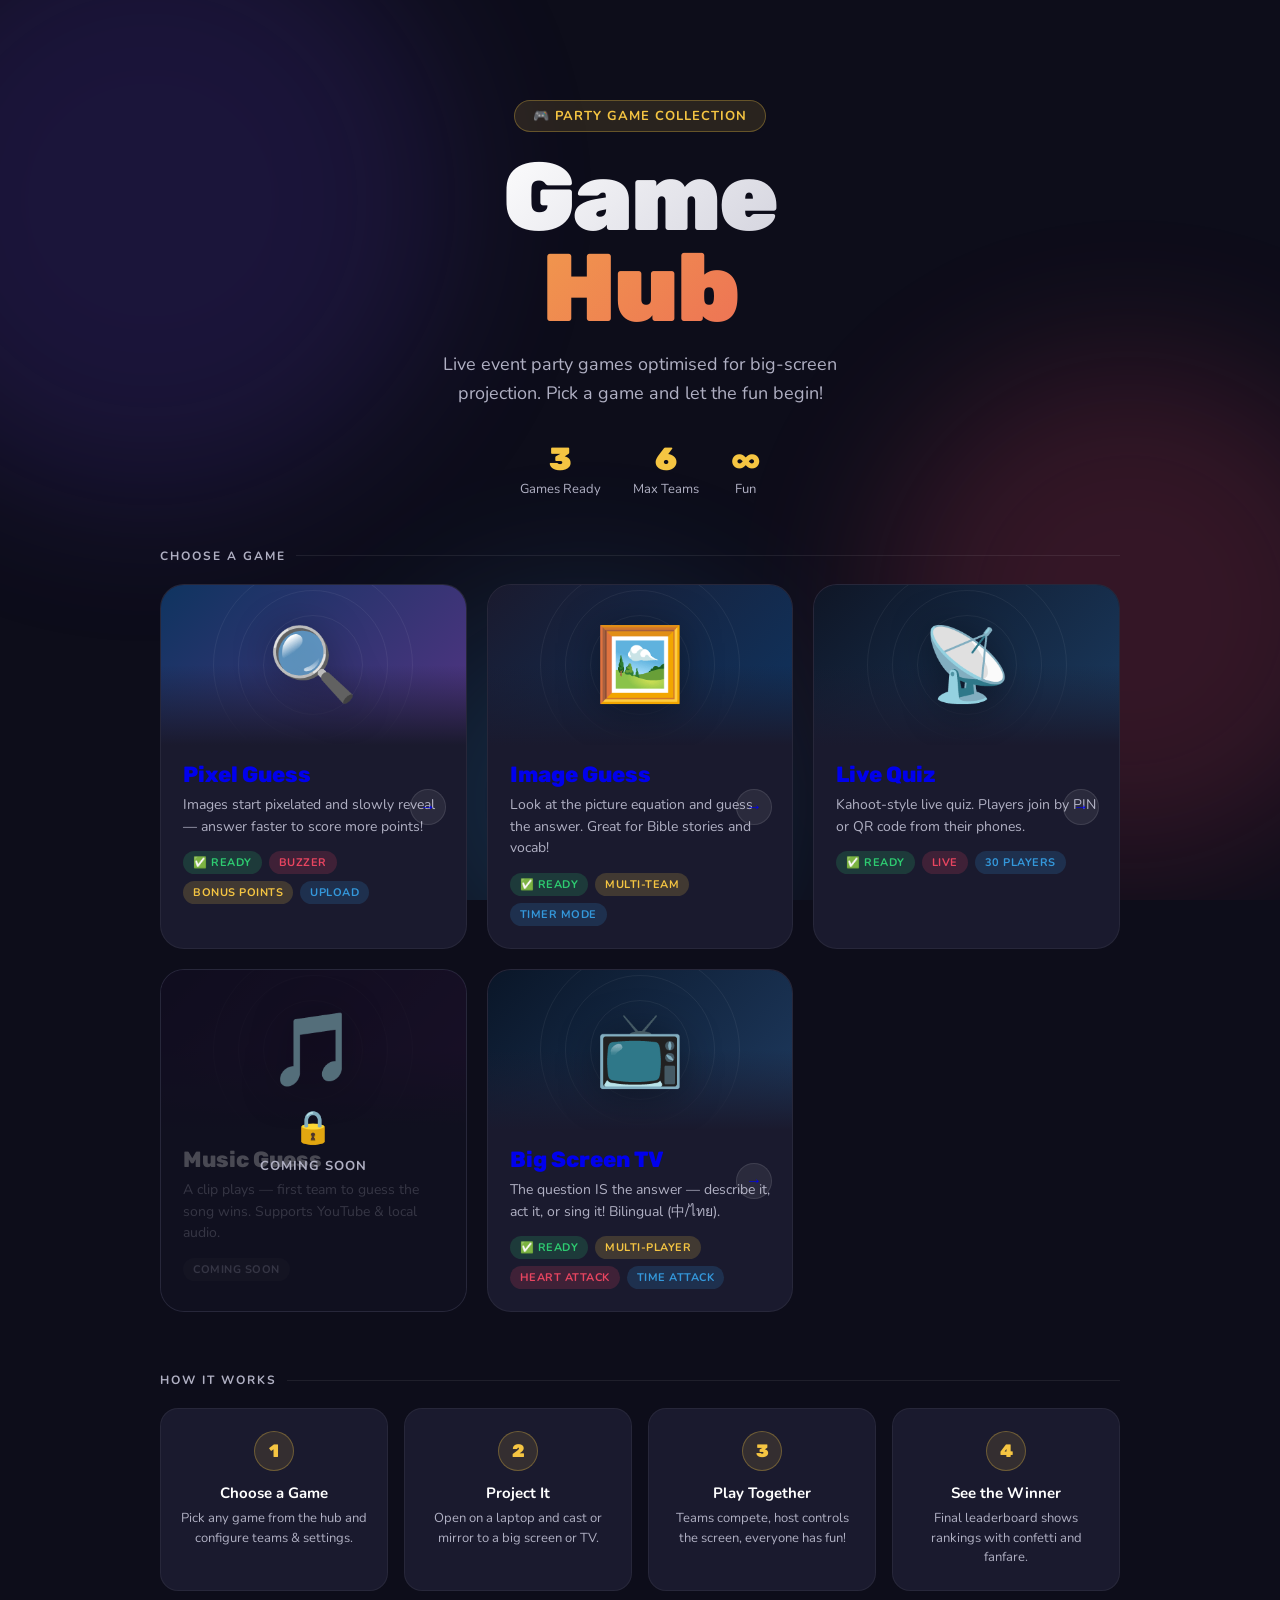
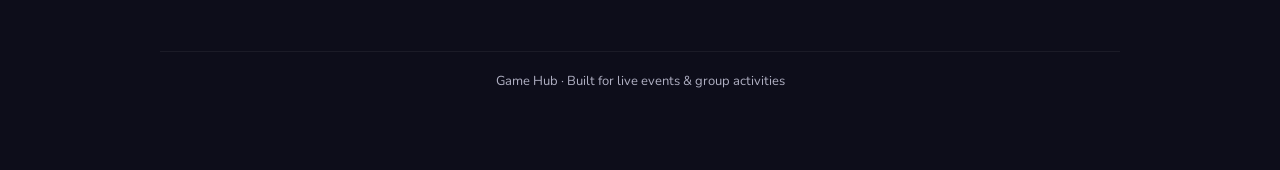
<file: index.html>
<!DOCTYPE html>
<html lang="en">
<head>
  <meta charset="UTF-8"/>
  <meta name="viewport" content="width=device-width, initial-scale=1"/>
  <title>🎮 Game Hub</title>
  <link rel="preconnect" href="https://fonts.googleapis.com">
  <link href="https://fonts.googleapis.com/css2?family=Nunito:wght@400;700;900&family=Rubik:wght@400;700;900&display=swap" rel="stylesheet">
  <style>
    *{box-sizing:border-box;margin:0;padding:0;}
    :root{
      --bg:#0d0d1a;--panel:#1a1a2e;--panel2:#16213e;
      --primary:#f5c542;--primary2:#e0a800;
      --accent:#e94560;--text:#fff;--text2:#b0b0c3;
    }
    body{font-family:'Nunito',sans-serif;background:var(--bg);color:var(--text);min-height:100vh;overflow-x:hidden;}

    /* Animated background */
    .bg-glow{position:fixed;inset:0;pointer-events:none;z-index:0;overflow:hidden;}
    .bg-glow span{position:absolute;border-radius:50%;filter:blur(80px);opacity:.18;animation:float 8s ease-in-out infinite;}
    .bg-glow span:nth-child(1){width:600px;height:600px;background:#5e3ccc;top:-100px;left:-150px;animation-delay:0s;}
    .bg-glow span:nth-child(2){width:500px;height:500px;background:#e94560;top:40%;right:-100px;animation-delay:-3s;}
    .bg-glow span:nth-child(3){width:400px;height:400px;background:#3498db;bottom:-100px;left:30%;animation-delay:-5s;}
    @keyframes float{0%,100%{transform:translateY(0) scale(1);}50%{transform:translateY(-30px) scale(1.05);}}

    .wrap{max-width:1000px;margin:0 auto;padding:40px 20px 80px;position:relative;z-index:1;}

    /* Hero */
    .hero{text-align:center;padding:60px 0 50px;animation:fadeUp .7s both;}
    .hero-badge{
      display:inline-block;background:rgba(245,197,66,.12);color:var(--primary);
      border:1px solid rgba(245,197,66,.3);border-radius:50px;
      padding:6px 18px;font-size:13px;font-weight:700;letter-spacing:1px;
      text-transform:uppercase;margin-bottom:20px;
    }
    .hero h1{
      font-family:'Rubik',sans-serif;font-size:clamp(52px,10vw,96px);font-weight:900;
      line-height:.95;letter-spacing:-2px;margin-bottom:16px;
    }
    .hero h1 .line1{display:block;background:linear-gradient(135deg,#fff 30%,#b0b0c3);-webkit-background-clip:text;-webkit-text-fill-color:transparent;background-clip:text;}
    .hero h1 .line2{display:block;background:linear-gradient(135deg,#f5c542,#e94560);-webkit-background-clip:text;-webkit-text-fill-color:transparent;background-clip:text;}
    .hero p{font-size:18px;color:var(--text2);max-width:480px;margin:0 auto 32px;line-height:1.6;}
    .hero-stats{display:flex;gap:32px;justify-content:center;flex-wrap:wrap;}
    .stat{text-align:center;}
    .stat-num{font-family:'Rubik',sans-serif;font-size:32px;font-weight:900;color:var(--primary);}
    .stat-lbl{font-size:13px;color:var(--text2);margin-top:2px;}

    /* Section label */
    .section-label{
      font-size:12px;font-weight:700;text-transform:uppercase;letter-spacing:2px;
      color:var(--text2);margin-bottom:20px;display:flex;align-items:center;gap:10px;
    }
    .section-label::after{content:'';flex:1;height:1px;background:rgba(255,255,255,.08);}

    /* Game grid */
    .game-grid{display:grid;grid-template-columns:repeat(auto-fill,minmax(300px,1fr));gap:20px;margin-bottom:60px;}

    .game-card{
      background:var(--panel);border-radius:24px;
      border:1px solid rgba(255,255,255,.06);
      overflow:hidden;text-decoration:none;display:block;
      transition:transform .2s,box-shadow .2s,border-color .2s;
      animation:fadeUp .6s both;position:relative;
    }
    .game-card:hover{transform:translateY(-8px);box-shadow:0 24px 60px rgba(0,0,0,.5);border-color:rgba(255,255,255,.15);}
    .game-card:nth-child(2){animation-delay:.1s;}
    .game-card:nth-child(3){animation-delay:.2s;}
    .game-card:nth-child(4){animation-delay:.3s;}

    .card-banner{height:160px;display:flex;align-items:center;justify-content:center;position:relative;overflow:hidden;}
    .card-banner .emoji{font-size:72px;position:relative;z-index:1;filter:drop-shadow(0 4px 20px rgba(0,0,0,.4));transition:transform .3s;}
    .game-card:hover .emoji{transform:scale(1.15) rotate(-5deg);}
    .card-banner::after{content:'';position:absolute;inset:0;background:linear-gradient(to bottom,transparent 50%,var(--panel));}

    /* Shimmer rings behind emoji */
    .card-banner .ring{position:absolute;border-radius:50%;border:1px solid rgba(255,255,255,.06);animation:ring-pulse 3s ease-in-out infinite;}
    .ring:nth-child(1){width:100px;height:100px;animation-delay:0s;}
    .ring:nth-child(2){width:150px;height:150px;animation-delay:.5s;}
    .ring:nth-child(3){width:200px;height:200px;animation-delay:1s;}
    @keyframes ring-pulse{0%,100%{opacity:.3;transform:scale(1);}50%{opacity:.6;transform:scale(1.05);}}

    .card-body{padding:16px 22px 22px;}
    .card-body h2{font-family:'Rubik',sans-serif;font-size:22px;font-weight:800;margin-bottom:6px;}
    .card-body p{font-size:14px;color:var(--text2);line-height:1.55;margin-bottom:14px;}
    .badge-row{display:flex;gap:7px;flex-wrap:wrap;align-items:center;}
    .badge{font-size:11px;font-weight:700;padding:4px 10px;border-radius:20px;text-transform:uppercase;letter-spacing:.5px;}
    .b-green{background:rgba(46,204,113,.18);color:#2ecc71;}
    .b-yellow{background:rgba(245,197,66,.18);color:#f5c542;}
    .b-red{background:rgba(233,69,96,.18);color:#e94560;}
    .b-blue{background:rgba(52,152,219,.18);color:#3498db;}
    .b-gray{background:rgba(255,255,255,.07);color:var(--text2);}

    .card-arrow{
      position:absolute;top:50%;right:20px;transform:translateY(-50%);
      width:36px;height:36px;border-radius:50%;
      background:rgba(255,255,255,.07);border:1px solid rgba(255,255,255,.1);
      display:flex;align-items:center;justify-content:center;
      font-size:16px;transition:all .2s;margin-top:40px;
    }
    .game-card:hover .card-arrow{background:var(--primary);border-color:var(--primary);color:#1a1a00;}

    /* Coming soon */
    .coming-soon{position:absolute;inset:0;background:rgba(13,13,26,.75);display:flex;flex-direction:column;align-items:center;justify-content:center;gap:8px;cursor:not-allowed;}
    .coming-soon span:first-child{font-size:32px;}
    .coming-soon span:last-child{font-size:13px;font-weight:700;color:var(--text2);letter-spacing:1px;text-transform:uppercase;}

    /* How it works */
    .how-section{margin-bottom:60px;}
    .steps{display:grid;grid-template-columns:repeat(auto-fit,minmax(200px,1fr));gap:16px;}
    .step{background:var(--panel);border-radius:18px;border:1px solid rgba(255,255,255,.06);padding:22px 20px;text-align:center;}
    .step-num{width:40px;height:40px;border-radius:50%;background:rgba(245,197,66,.12);border:1px solid rgba(245,197,66,.3);color:var(--primary);font-family:'Rubik',sans-serif;font-weight:900;font-size:18px;display:flex;align-items:center;justify-content:center;margin:0 auto 12px;}
    .step h4{font-size:15px;font-weight:700;margin-bottom:6px;}
    .step p{font-size:13px;color:var(--text2);line-height:1.5;}

    /* Footer */
    footer{text-align:center;color:var(--text2);font-size:13px;padding-top:20px;border-top:1px solid rgba(255,255,255,.06);}

    @keyframes fadeUp{from{opacity:0;transform:translateY(24px);}to{opacity:1;transform:translateY(0);}}
  </style>
</head>
<body>

<div class="bg-glow">
  <span></span><span></span><span></span>
</div>

<div class="wrap">

  <!-- Hero -->
  <div class="hero">
    <div class="hero-badge">🎮 Party Game Collection</div>
    <h1>
      <span class="line1">Game</span>
      <span class="line2">Hub</span>
    </h1>
    <p>Live event party games optimised for big-screen projection. Pick a game and let the fun begin!</p>
    <div class="hero-stats">
      <div class="stat"><div class="stat-num">3</div><div class="stat-lbl">Games Ready</div></div>
      <div class="stat"><div class="stat-num">6</div><div class="stat-lbl">Max Teams</div></div>
      <div class="stat"><div class="stat-num">∞</div><div class="stat-lbl">Fun</div></div>
    </div>
  </div>

  <!-- Games -->
  <div class="section-label">Choose a Game</div>
  <div class="game-grid">

    <!-- Pixel Guess -->
    <a href="pixel-guess/index.html" class="game-card">
      <div class="card-banner" style="background:linear-gradient(135deg,#0f3460,#533483);">
        <div class="ring"></div><div class="ring"></div><div class="ring"></div>
        <span class="emoji">🔍</span>
      </div>
      <div class="card-body">
        <h2>Pixel Guess</h2>
        <p>Images start pixelated and slowly reveal — answer faster to score more points!</p>
        <div class="badge-row">
          <span class="badge b-green">✅ Ready</span>
          <span class="badge b-red">Buzzer</span>
          <span class="badge b-yellow">Bonus Points</span>
          <span class="badge b-blue">Upload</span>
        </div>
      </div>
      <div class="card-arrow">→</div>
    </a>

    <!-- Image Guess -->
    <a href="image-guess/index.html" class="game-card">
      <div class="card-banner" style="background:linear-gradient(135deg,#1a1a2e,#0f3460);">
        <div class="ring"></div><div class="ring"></div><div class="ring"></div>
        <span class="emoji">🖼️</span>
      </div>
      <div class="card-body">
        <h2>Image Guess</h2>
        <p>Look at the picture equation and guess the answer. Great for Bible stories and vocab!</p>
        <div class="badge-row">
          <span class="badge b-green">✅ Ready</span>
          <span class="badge b-yellow">Multi-team</span>
          <span class="badge b-blue">Timer Mode</span>
        </div>
      </div>
      <div class="card-arrow">→</div>
    </a>

    <!-- Quiz Game -->
    <a href="quiz-game/host.html" class="game-card">
      <div class="card-banner" style="background:linear-gradient(135deg,#0f1626,#1a3a5f);">
        <div class="ring"></div><div class="ring"></div><div class="ring"></div>
        <span class="emoji">📡</span>
      </div>
      <div class="card-body">
        <h2>Live Quiz</h2>
        <p>Kahoot-style live quiz. Players join by PIN or QR code from their phones.</p>
        <div class="badge-row">
          <span class="badge b-green">✅ Ready</span>
          <span class="badge b-red">Live</span>
          <span class="badge b-blue">30 players</span>
        </div>
      </div>
      <div class="card-arrow">→</div>
    </a>

    <!-- Music Guess -->
    <div class="game-card" style="cursor:default;">
      <div class="card-banner" style="background:linear-gradient(135deg,#1a0f2e,#3d1a4e);">
        <div class="ring"></div><div class="ring"></div><div class="ring"></div>
        <span class="emoji">🎵</span>
      </div>
      <div class="card-body">
        <h2>Music Guess</h2>
        <p>A clip plays — first team to guess the song wins. Supports YouTube &amp; local audio.</p>
        <div class="badge-row"><span class="badge b-gray">Coming Soon</span></div>
      </div>
      <div class="coming-soon"><span>🔒</span><span>Coming Soon</span></div>
    </div>

    <!-- TV Quiz -->
    <a href="tv-game/index.html" class="game-card">
      <div class="card-banner" style="background:linear-gradient(135deg,#0a1628,#1e3a5f);">
        <div class="ring"></div><div class="ring"></div><div class="ring"></div>
        <span class="emoji">📺</span>
      </div>
      <div class="card-body">
        <h2>Big Screen TV</h2>
        <p>The question IS the answer — describe it, act it, or sing it! Bilingual (中/ไทย).</p>
        <div class="badge-row">
          <span class="badge b-green">✅ Ready</span>
          <span class="badge b-yellow">Multi-player</span>
          <span class="badge b-red">Heart Attack</span>
          <span class="badge b-blue">Time Attack</span>
        </div>
      </div>
      <div class="card-arrow">→</div>
    </a>

  </div>

  <!-- How it works -->
  <div class="how-section">
    <div class="section-label">How It Works</div>
    <div class="steps">
      <div class="step">
        <div class="step-num">1</div>
        <h4>Choose a Game</h4>
        <p>Pick any game from the hub and configure teams &amp; settings.</p>
      </div>
      <div class="step">
        <div class="step-num">2</div>
        <h4>Project It</h4>
        <p>Open on a laptop and cast or mirror to a big screen or TV.</p>
      </div>
      <div class="step">
        <div class="step-num">3</div>
        <h4>Play Together</h4>
        <p>Teams compete, host controls the screen, everyone has fun!</p>
      </div>
      <div class="step">
        <div class="step-num">4</div>
        <h4>See the Winner</h4>
        <p>Final leaderboard shows rankings with confetti and fanfare.</p>
      </div>
    </div>
  </div>

  <footer>Game Hub · Built for live events &amp; group activities</footer>
</div>
</body>
</html>
</file>
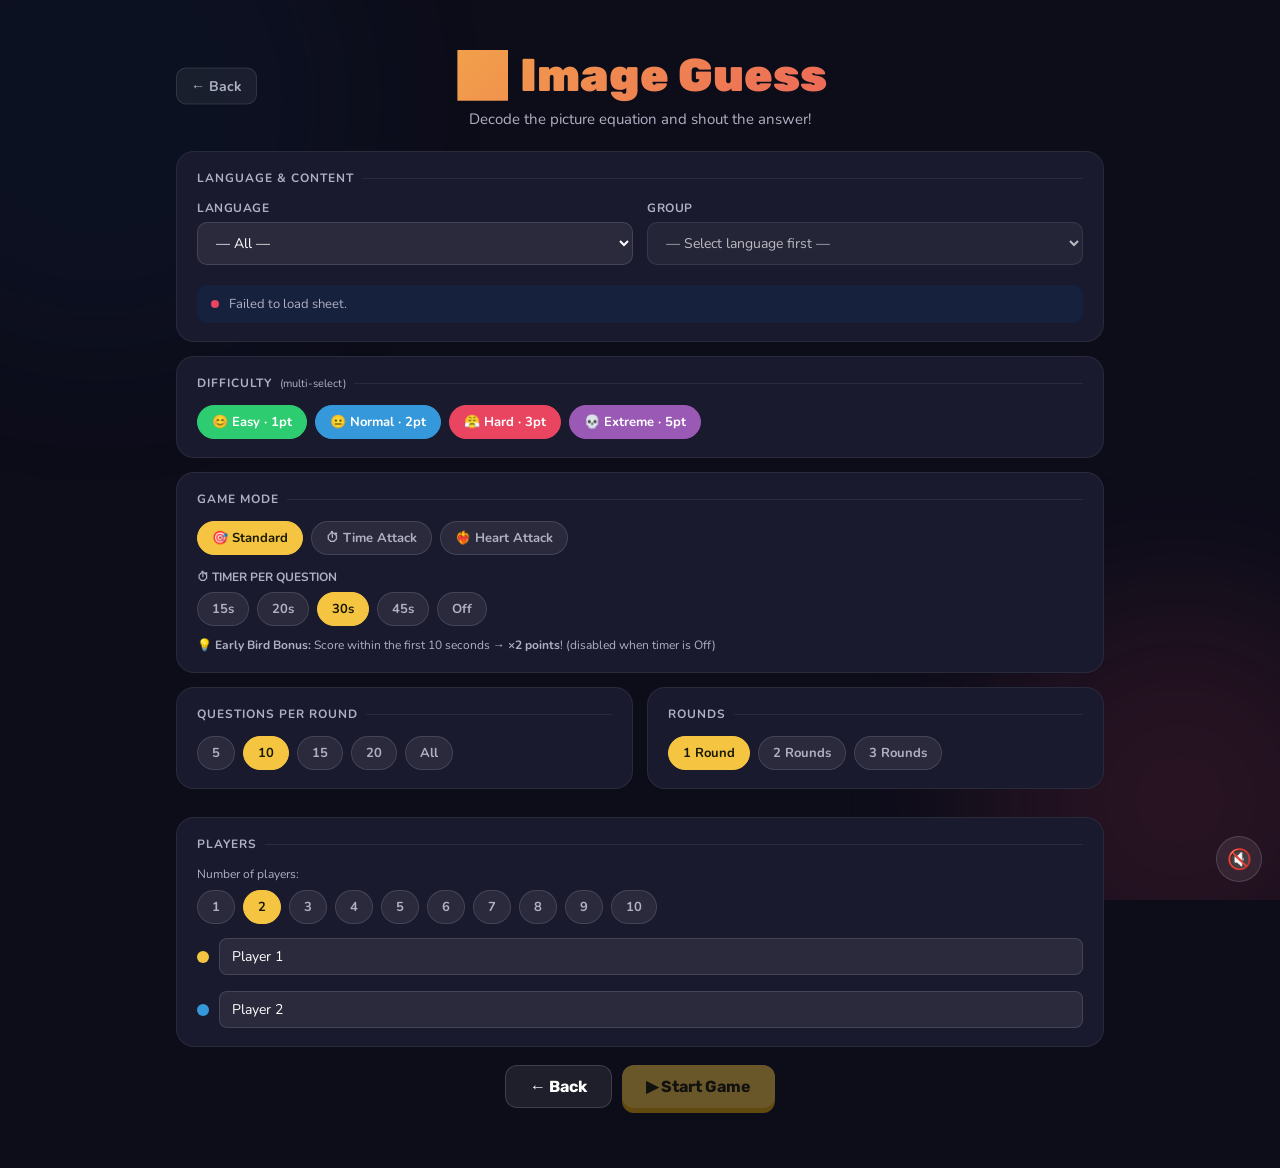
<file: image-guess/index.html>
<!DOCTYPE html>
<html lang="en">
<head>
<meta charset="UTF-8"/>
<meta name="viewport" content="width=device-width,initial-scale=1"/>
<title>🖼️ Image Guess</title>
<link rel="preconnect" href="https://fonts.googleapis.com">
<link href="https://fonts.googleapis.com/css2?family=Nunito:wght@400;700;900&family=Rubik:wght@400;700;900&display=swap" rel="stylesheet">
<style>
*{box-sizing:border-box;margin:0;padding:0;}
:root{
  --bg:#0d0d1a;--panel:#1a1a2e;--panel2:#16213e;
  --primary:#f5c542;--primary2:#e0a800;
  --accent:#e94560;--accent2:#c73652;
  --green:#2ecc71;--blue:#3498db;--purple:#9b59b6;
  --text:#fff;--text2:#b0b0c3;
}
body{font-family:'Nunito',sans-serif;background:var(--bg);color:var(--text);min-height:100vh;overflow-x:hidden;}
.hidden{display:none!important;}
.wrap{max-width:960px;margin:0 auto;padding:20px 16px 60px;}
.bg-glow{position:fixed;inset:0;pointer-events:none;z-index:0;overflow:hidden;}
.bg-glow span{position:absolute;border-radius:50%;filter:blur(80px);opacity:.12;}
.bg-glow span:nth-child(1){width:500px;height:500px;background:#0f3460;top:-150px;left:-150px;}
.bg-glow span:nth-child(2){width:400px;height:400px;background:#e94560;bottom:-100px;right:-100px;}

/* ── Page title ── */
.page-title{text-align:center;padding:28px 0 22px;position:relative;z-index:1;}
.back-btn{position:absolute;left:0;top:50%;transform:translateY(-50%);display:inline-flex;align-items:center;gap:6px;color:var(--text2);font-size:14px;font-weight:700;text-decoration:none;padding:8px 14px;border-radius:10px;background:rgba(255,255,255,.06);border:1px solid rgba(255,255,255,.1);transition:all .15s;}
.back-btn:hover{background:rgba(255,255,255,.12);color:var(--text);}
.page-title h1{font-family:'Rubik',sans-serif;font-size:clamp(28px,5vw,46px);font-weight:900;background:linear-gradient(135deg,#f5c542,#e94560);-webkit-background-clip:text;-webkit-text-fill-color:transparent;background-clip:text;}
.page-title p{color:var(--text2);margin-top:6px;font-size:15px;}

/* ── Section ── */
.section{background:var(--panel);border-radius:18px;border:1px solid rgba(255,255,255,.07);padding:18px 20px;margin-bottom:14px;position:relative;z-index:1;}
.sec-title{font-size:12px;font-weight:700;text-transform:uppercase;letter-spacing:1px;color:var(--text2);margin-bottom:14px;display:flex;align-items:center;gap:8px;}
.sec-title::after{content:'';flex:1;height:1px;background:rgba(255,255,255,.07);}
.settings-grid{display:grid;grid-template-columns:1fr 1fr;gap:14px;margin-bottom:14px;}
@media(max-width:580px){.settings-grid{grid-template-columns:1fr;}}

/* ── Pills ── */
.pill-row{display:flex;flex-wrap:wrap;gap:8px;}
.pill{padding:7px 14px;border-radius:50px;background:rgba(255,255,255,.07);border:1px solid rgba(255,255,255,.12);cursor:pointer;font-size:13px;font-weight:700;transition:all .15s;color:var(--text2);user-select:none;}
.pill.sel{background:var(--primary);color:#1a1a00;border-color:var(--primary);}
.pill:hover:not(.sel){background:rgba(255,255,255,.12);color:var(--text);}
.pill.diff-easy.sel{background:#2ecc71;border-color:#2ecc71;color:#fff;}
.pill.diff-normal.sel{background:#3498db;border-color:#3498db;color:#fff;}
.pill.diff-hard.sel{background:#e94560;border-color:#e94560;color:#fff;}
.pill.diff-extreme.sel{background:#9b59b6;border-color:#9b59b6;color:#fff;}
.pill.mode-ha.sel{background:linear-gradient(135deg,#e94560,#9b59b6);border:none;color:#fff;}

/* ── Selects ── */
.styled-select{width:100%;padding:10px 14px;background:rgba(255,255,255,.07);border:1px solid rgba(255,255,255,.12);border-radius:10px;color:var(--text);font-family:'Nunito',sans-serif;font-size:14px;outline:none;transition:border-color .15s;margin-bottom:8px;cursor:pointer;}
.styled-select:focus{border-color:var(--primary);}
.styled-select option{background:#1a1a2e;}

/* ── Category cards ── */
.cat-grid{display:grid;grid-template-columns:repeat(auto-fill,minmax(130px,1fr));gap:8px;margin-top:8px;}
.cat-card{padding:10px 12px;background:var(--panel2);border-radius:10px;border:1px solid rgba(255,255,255,.07);cursor:pointer;display:flex;align-items:center;gap:8px;transition:all .15s;user-select:none;}
.cat-card.sel{border-color:var(--primary);background:rgba(245,197,66,.1);}
.cat-card:hover:not(.sel){border-color:rgba(255,255,255,.2);}
.cat-check{width:16px;height:16px;border-radius:4px;border:2px solid rgba(255,255,255,.2);flex-shrink:0;display:flex;align-items:center;justify-content:center;font-size:11px;}
.cat-card.sel .cat-check{background:var(--primary);border-color:var(--primary);color:#1a1a00;}
.cat-label{font-size:13px;font-weight:700;color:var(--text2);}
.cat-card.sel .cat-label{color:var(--text);}

/* ── Pool bar ── */
.pool-bar{display:flex;align-items:center;gap:10px;padding:10px 14px;background:var(--panel2);border-radius:10px;margin-top:12px;font-size:13px;color:var(--text2);}
.pool-dot{width:8px;height:8px;border-radius:50%;background:#555;flex-shrink:0;}
.pool-dot.ok{background:var(--green);}
.pool-dot.warn{background:var(--primary);}
.pool-dot.err{background:var(--accent);}

/* ── Team/Player inputs ── */
.team-type-row{display:flex;gap:8px;margin-bottom:12px;}
.team-inputs{display:flex;flex-direction:column;gap:8px;margin-top:6px;}
.team-row{display:flex;align-items:center;gap:10px;}
.team-dot{width:12px;height:12px;border-radius:50%;flex-shrink:0;}
.team-inp{flex:1;background:rgba(255,255,255,.07);border:1px solid rgba(255,255,255,.12);border-radius:8px;padding:8px 12px;color:var(--text);font-family:'Nunito',sans-serif;font-size:14px;outline:none;}
.team-inp:focus{border-color:var(--primary);}

/* ── Time Attack extra settings ── */
.ta-player-diff{background:var(--panel2);border-radius:12px;padding:12px 14px;margin-top:10px;}
.ta-player-diff-row{display:flex;align-items:center;gap:10px;padding:7px 0;border-bottom:1px solid rgba(255,255,255,.05);}
.ta-player-diff-row:last-child{border-bottom:none;}
.ta-player-name{font-weight:700;font-size:14px;min-width:90px;}
.ta-diff-select{background:rgba(255,255,255,.07);border:1px solid rgba(255,255,255,.1);border-radius:8px;padding:5px 10px;color:var(--text);font-family:'Nunito',sans-serif;font-size:13px;outline:none;cursor:pointer;}
.ta-order-row{display:flex;flex-wrap:wrap;gap:8px;margin-top:10px;}
.ta-order-chip{padding:7px 14px;border-radius:50px;background:rgba(255,255,255,.07);border:2px solid rgba(255,255,255,.1);cursor:grab;font-size:13px;font-weight:700;user-select:none;transition:all .15s;}
.ta-order-chip.dragging{opacity:.5;cursor:grabbing;}
.ta-order-chip:hover{border-color:rgba(255,255,255,.3);}

/* ── Buttons ── */
.btn{display:inline-flex;align-items:center;justify-content:center;gap:7px;padding:11px 24px;font-family:'Rubik',sans-serif;font-size:16px;font-weight:700;border:none;border-radius:12px;cursor:pointer;transition:transform .15s,box-shadow .15s;text-decoration:none;}
.btn:hover{transform:translateY(-2px);}
.btn:active{transform:translateY(1px);}
.btn:disabled{opacity:.4;cursor:not-allowed;transform:none!important;}
.btn-primary{background:var(--primary);color:#1a1a00;box-shadow:0 5px 0 var(--primary2);}
.btn-ghost{background:rgba(255,255,255,.08);color:var(--text);border:1px solid rgba(255,255,255,.14);}
.btn-ghost:hover{background:rgba(255,255,255,.14);}
.btn-sm{padding:8px 16px;font-size:14px;}
.cta-row{display:flex;gap:10px;justify-content:center;padding-top:4px;position:relative;z-index:1;}
.bgm-btn{position:fixed;bottom:18px;right:18px;z-index:900;width:46px;height:46px;border-radius:50%;padding:0;font-size:20px;background:rgba(255,255,255,.08);border:1px solid rgba(255,255,255,.15);backdrop-filter:blur(6px);}

/* ══════════════ GAME SCREEN ══════════════ */
#screen-game{display:none;}
/* Lock layout with fixed rows — nothing shifts */
.game-layout{
  display:flex;flex-direction:column;gap:0;
}
.game-row-scores{min-height:44px;}
.game-row-progress{min-height:24px;}
.game-row-banner{min-height:0;transition:min-height .2s;}  /* HA banner */
.game-row-eq{min-height:200px;}
.game-row-ans{height:110px;flex-shrink:0;}   /* fixed answer area */
.game-row-btns{min-height:60px;}
.game-row-ctrl{min-height:50px;}

/* Score bar */
.score-bar{display:flex;gap:8px;justify-content:center;flex-wrap:wrap;margin-bottom:12px;}
.chip{background:var(--panel2);border:1px solid rgba(255,255,255,.08);border-radius:50px;padding:7px 16px;font-weight:700;font-size:14px;display:flex;align-items:center;gap:7px;transition:all .2s;}
.chip.active-team{border-color:var(--primary);background:rgba(245,197,66,.15);transform:scale(1.06);}
.chip.used-turn{opacity:.5;}
.dot{width:9px;height:9px;border-radius:50%;display:inline-block;flex-shrink:0;}

/* Progress */
.q-progress{height:4px;background:rgba(255,255,255,.07);border-radius:2px;margin-bottom:10px;overflow:hidden;}
.q-bar{height:100%;background:linear-gradient(90deg,#f5c542,#e94560);border-radius:2px;width:0;transition:width .4s;}
.q-counter-row{display:flex;align-items:center;gap:8px;margin-bottom:10px;flex-wrap:wrap;}
.q-counter{font-size:14px;font-weight:700;color:var(--text2);}
.round-badge{font-size:12px;font-weight:700;padding:3px 10px;border-radius:20px;background:rgba(255,255,255,.08);color:var(--text2);}
.q-diff-badge{font-size:12px;font-weight:700;padding:3px 12px;border-radius:20px;text-transform:uppercase;letter-spacing:.5px;}
.diff-easy{background:rgba(46,204,113,.18);color:#2ecc71;}
.diff-normal{background:rgba(52,152,219,.18);color:#3498db;}
.diff-hard{background:rgba(233,69,96,.18);color:#e94560;}
.diff-extreme{background:rgba(155,89,182,.18);color:#9b59b6;}
.q-unseen{font-size:12px;color:var(--text2);margin-left:auto;}

/* Fixed-height answer+hint zone — one item visible at a time, no layout shift */
.ans-hint-area{
  margin:14px 0 10px;
  height:110px;          /* fixed — never changes */
  display:flex;align-items:center;justify-content:center;
  position:relative;
}
/* Both children fill the slot; visibility toggled by JS */
.ans-hint-area > div{
  position:absolute;inset:0;
  display:flex;align-items:center;justify-content:center;
}
/* Answer — slightly smaller so it fits the fixed zone */
.ans-box{
  font-family:'Rubik',sans-serif;
  font-size:clamp(26px,5vw,48px);
  font-weight:900;
  color:var(--primary);
  text-align:center;
  background:var(--panel);
  border-radius:16px;
  padding:14px 28px;
  border:3px solid rgba(245,197,66,.4);
  animation:pop .4s;
  letter-spacing:-1px;
  text-shadow:0 0 30px rgba(245,197,66,.4);
  width:100%;max-height:110px;overflow:hidden;
}
/* Hint — bigger, more readable */
.hint-box{
  font-size:18px;font-weight:700;
  color:var(--text);background:rgba(52,152,219,.15);
  border-radius:14px;padding:14px 20px;text-align:center;
  line-height:1.5;border:1px solid rgba(52,152,219,.3);width:100%;
}

/* Bonus x2 badge — floating beside timer, no box */
.bonus-banner{
  position:fixed;
  top:90px;   /* just below hub-timer */
  right:20px;
  z-index:998;
  display:flex;flex-direction:column;align-items:center;
  transform:rotate(6deg);
  pointer-events:none;
}
.bonus-word{
  font-family:'Rubik',sans-serif;font-weight:900;font-size:16px;
  color:#f5c542;
  text-shadow: -2px -2px 0 #a06c00, 2px -2px 0 #a06c00, -2px 2px 0 #a06c00, 2px 2px 0 #a06c00,
               0 3px 8px rgba(0,0,0,.6);
  letter-spacing:1px;line-height:1;
}
.bonus-num{
  font-family:'Rubik',sans-serif;font-weight:900;font-size:48px;
  color:#fff700;line-height:.9;
  text-shadow: -3px -3px 0 #c47a00, 3px -3px 0 #c47a00, -3px 3px 0 #c47a00, 3px 3px 0 #c47a00,
               -1px -1px 0 #e0a800, 1px -1px 0 #e0a800, -1px 1px 0 #e0a800, 1px 1px 0 #e0a800,
               0 6px 20px rgba(245,197,66,.8);
  animation:bonusNumPulse 1s ease-in-out infinite;
}
@keyframes bonusNumPulse{
  0%,100%{transform:scale(1);}
  50%{transform:scale(1.12);}
}

/* Image equation — outer wrap is transparent/dark, each image has own white card */
.eq-wrap{
  background:var(--panel2);border-radius:20px;
  border:1px solid rgba(255,255,255,.07);
  padding:20px 16px;margin-bottom:12px;
  display:flex;align-items:center;justify-content:center;flex-wrap:wrap;
  gap:16px;min-height:180px;position:relative;z-index:1;
}
.eq-img-wrap{display:flex;flex-direction:column;align-items:center;gap:0;}
/* White card per image */
.eq-img{
  width:clamp(100px,18vw,155px);height:clamp(100px,18vw,155px);
  object-fit:contain;border-radius:12px;
  background:#fff;display:block;
  box-shadow:0 4px 14px rgba(0,0,0,.25);
  padding:6px;
}
.eq-img-placeholder{
  width:clamp(100px,18vw,155px);height:clamp(100px,18vw,155px);
  border-radius:12px;background:#fff;
  border:2px dashed #ccc;display:flex;align-items:center;
  justify-content:center;font-size:32px;color:#bbb;
  box-shadow:0 4px 14px rgba(0,0,0,.2);
}
/* Bigger, bolder operators */
.eq-op{font-family:'Rubik',sans-serif;font-size:clamp(28px,5vw,48px);font-weight:900;color:rgba(255,255,255,.5);}
.eq-result{font-family:'Rubik',sans-serif;font-size:clamp(28px,5vw,48px);font-weight:900;color:var(--primary);}

/* Team scoring buttons — large, clear, separated from image */
.team-btns{display:grid;grid-template-columns:repeat(auto-fit,minmax(160px,1fr));gap:12px;margin:16px 0 10px;}
.tsb{
  padding:18px 14px;border-radius:16px;border:none;
  font-family:'Rubik',sans-serif;font-size:17px;font-weight:700;
  cursor:pointer;transition:transform .15s,box-shadow .15s;
  box-shadow:0 5px 0 rgba(0,0,0,.35);
  display:flex;align-items:center;justify-content:space-between;gap:8px;
}
.tsb:hover{transform:translateY(-3px);box-shadow:0 7px 0 rgba(0,0,0,.3);}
.tsb:active{transform:translateY(2px);box-shadow:0 2px 0 rgba(0,0,0,.3);}
.tsb:disabled{opacity:.4;cursor:not-allowed;transform:none;box-shadow:none;}
.tsb.used{opacity:.45;text-decoration:line-through;}
.tsb-pts{background:rgba(0,0,0,.25);padding:4px 12px;border-radius:8px;font-size:14px;white-space:nowrap;}

/* Heart Attack: active player highlight */
.ha-target-banner{
  text-align:center;margin-bottom:10px;padding:12px 16px;
  background:linear-gradient(135deg,rgba(233,69,96,.2),rgba(155,89,182,.2));
  border:1px solid rgba(233,69,96,.3);border-radius:14px;
}
.ha-target-banner .ha-label{font-size:13px;color:var(--text2);font-weight:700;text-transform:uppercase;letter-spacing:1px;margin-bottom:4px;}
.ha-target-banner .ha-name{font-family:'Rubik',sans-serif;font-size:32px;font-weight:900;color:#ffffff;text-shadow:0 2px 12px rgba(233,69,96,.6),0 0 30px rgba(255,255,255,.2);letter-spacing:-0.5px;}
.ha-deduct-note{font-size:12px;color:var(--text2);margin-top:4px;}

/* Controls */
.ctrl-row{display:flex;gap:10px;justify-content:center;flex-wrap:wrap;}

/* Timer */
.hub-timer{
  position:fixed;top:16px;right:20px;
  font-family:'Rubik',sans-serif;font-size:44px;font-weight:900;
  background:var(--panel);color:var(--text);
  padding:8px 20px;border-radius:14px;z-index:999;
  min-width:110px;text-align:center;
  border:2px solid rgba(255,255,255,.1);
  box-shadow:0 4px 20px rgba(0,0,0,.4);
}
.hub-timer.warn{color:var(--accent);border-color:var(--accent);animation:timerWarn .5s infinite;}
.hub-timer.done{color:#fff;border-color:#fff;}
@keyframes timerWarn{
  0%{transform:scale(1);box-shadow:0 4px 20px rgba(0,0,0,.4);}
  50%{transform:scale(1.08);box-shadow:0 4px 40px rgba(233,69,96,.6);}
  100%{transform:scale(1);box-shadow:0 4px 20px rgba(0,0,0,.4);}
}

/* Time-up overlay */
.timeup-overlay{
  position:fixed;inset:0;z-index:9998;pointer-events:none;
  display:flex;align-items:center;justify-content:center;
}
.timeup-text{
  font-family:'Rubik',sans-serif;font-size:clamp(60px,15vw,140px);font-weight:900;
  color:var(--accent);text-shadow:0 0 60px rgba(233,69,96,.8);
  animation:timeupPop .6s both;pointer-events:none;
}
@keyframes timeupPop{0%{transform:scale(0) rotate(-20deg);opacity:0;}60%{transform:scale(1.2) rotate(3deg);}100%{transform:scale(1) rotate(0);opacity:1;}}

/* Round transition screen */
#screen-round{display:none;text-align:center;padding:60px 20px;}
.round-transition-num{
  font-family:'Rubik',sans-serif;font-size:clamp(80px,20vw,160px);font-weight:900;
  background:linear-gradient(135deg,#f5c542,#e94560);
  -webkit-background-clip:text;-webkit-text-fill-color:transparent;background-clip:text;
  line-height:1;animation:roundNumPop .6s both;
}
.round-transition-label{
  font-family:'Rubik',sans-serif;font-size:clamp(20px,4vw,32px);font-weight:700;
  color:var(--text2);margin-bottom:32px;letter-spacing:2px;text-transform:uppercase;
  animation:roundNumPop .6s .1s both;
}
.round-scores{
  display:flex;gap:12px;justify-content:center;flex-wrap:wrap;margin-bottom:36px;
  animation:fadeUp .5s .2s both;
}
.round-score-chip{
  background:var(--panel);border:1px solid rgba(255,255,255,.1);
  border-radius:14px;padding:12px 20px;
  display:flex;flex-direction:column;align-items:center;gap:4px;min-width:100px;
}
.round-score-chip .rs-name{font-size:13px;color:var(--text2);font-weight:700;}
.round-score-chip .rs-score{font-family:'Rubik',sans-serif;font-size:26px;font-weight:900;color:var(--primary);}
@keyframes roundNumPop{0%{transform:scale(0.5);opacity:0;}70%{transform:scale(1.1);}100%{transform:scale(1);opacity:1;}}
@keyframes fadeUp{from{opacity:0;transform:translateY(20px);}to{opacity:1;transform:none;}}

/* TA wait screen */
.ta-wait{text-align:center;padding:36px 20px;color:var(--text2);font-size:18px;line-height:1.7;}
.ta-wait strong{display:block;font-family:'Rubik',sans-serif;font-size:30px;color:var(--text);margin-bottom:8px;}
.ta-wait .ta-diff-info{display:inline-block;margin-top:8px;font-size:14px;padding:5px 14px;border-radius:20px;background:rgba(255,255,255,.08);}
/* TA score summary inside eq-wrap after player finishes */
.ta-summary{text-align:center;padding:28px 16px;}
.ta-summary .ta-s-name{font-family:'Rubik',sans-serif;font-size:26px;font-weight:900;margin-bottom:6px;}
.ta-summary .ta-s-stat{font-size:18px;color:var(--text2);margin-bottom:4px;}
.ta-summary .ta-s-score{font-family:'Rubik',sans-serif;font-size:48px;font-weight:900;color:var(--primary);margin:8px 0;}

/* End screen */
#screen-end{display:none;text-align:center;padding-top:20px;}
#screen-end h2{font-family:'Rubik',sans-serif;font-size:40px;font-weight:900;background:linear-gradient(135deg,#f5c542,#e94560);-webkit-background-clip:text;-webkit-text-fill-color:transparent;background-clip:text;margin-bottom:8px;}
.sub{color:var(--text2);margin-bottom:24px;}
.lb{list-style:none;max-width:500px;margin:0 auto 28px;background:var(--panel);border-radius:18px;padding:18px 20px;border:1px solid rgba(255,255,255,.07);}
.lb li{display:flex;align-items:center;gap:12px;padding:11px 12px;margin:4px 0;background:var(--panel2);border-radius:10px;font-size:16px;font-weight:700;animation:slideIn .4s both;}
.lb li:nth-child(1){background:rgba(245,197,66,.18);border:1px solid rgba(245,197,66,.35);}
.lb li:nth-child(2){background:rgba(180,180,200,.1);}
.lb li:nth-child(3){background:rgba(205,127,50,.12);}
.lb-score{margin-left:auto;color:var(--primary);font-size:20px;}

/* Screen shake */
@keyframes screenShake{0%,100%{transform:none}10%{transform:translate(-6px,4px) rotate(-1deg)}20%{transform:translate(6px,-4px) rotate(1deg)}30%{transform:translate(-5px,3px)}40%{transform:translate(5px,-3px)}50%{transform:translate(-3px,2px)}60%{transform:translate(3px,-2px)}70%,90%{transform:none}}
.shake{animation:screenShake .6s both;}

@keyframes pop{0%{transform:scale(.85)}60%{transform:scale(1.08)}100%{transform:scale(1)}}
@keyframes pulse{0%,100%{transform:scale(1)}50%{transform:scale(1.05)}}
@keyframes confetti-fall{to{transform:translateY(110vh) rotate(720deg);opacity:0;}}
@keyframes slideIn{from{opacity:0;transform:translateX(-14px)}to{opacity:1;transform:none}}
</style>
</head>
<body>
<div class="bg-glow"><span></span><span></span></div>

<!-- BGM button (fixed) -->
<button class="btn bgm-btn" id="bgm-btn" title="Toggle BGM">🔇</button>

<div class="wrap">

<!-- ══════════════════════ SETUP ══════════════════════ -->
<div id="screen-setup">

<div class="page-title">
  <a href="../index.html" class="back-btn">← Back</a>
  <h1>🖼️ Image Guess</h1>
  <p>Decode the picture equation and shout the answer!</p>
</div>

<!-- Language & Group -->
<div class="section">
  <div class="sec-title">Language &amp; Content</div>
  <div class="settings-grid" style="margin-bottom:0;">
    <div>
      <label style="font-size:12px;color:var(--text2);font-weight:700;text-transform:uppercase;letter-spacing:.5px;display:block;margin-bottom:6px;">Language</label>
      <select class="styled-select" id="lang-sel">
        <option value="">— All —</option>
        <option value="zh">中文</option>
        <option value="th">ไทย</option>
      </select>
    </div>
    <div>
      <label style="font-size:12px;color:var(--text2);font-weight:700;text-transform:uppercase;letter-spacing:.5px;display:block;margin-bottom:6px;">Group</label>
      <select class="styled-select" id="group-sel" disabled>
        <option value="">— Select language first —</option>
      </select>
    </div>
  </div>
  <div id="cat-wrap" class="hidden">
    <label style="font-size:12px;color:var(--text2);font-weight:700;text-transform:uppercase;letter-spacing:.5px;display:block;margin:12px 0 8px;">Categories</label>
    <div class="cat-grid" id="cat-grid"></div>
  </div>
  <div class="pool-bar" id="pool-bar"><div class="pool-dot warn" id="pool-dot"></div><span id="pool-text">Loading questions…</span></div>
</div>

<!-- Difficulty -->
<div class="section">
  <div class="sec-title">Difficulty <span style="font-weight:400;text-transform:none;letter-spacing:0;font-size:11px;">(multi-select)</span></div>
  <div class="pill-row" id="diff-opts">
    <div class="pill diff-easy sel"    data-val="easy">😊 Easy · 1pt</div>
    <div class="pill diff-normal sel"  data-val="normal">😐 Normal · 2pt</div>
    <div class="pill diff-hard sel"    data-val="hard">😤 Hard · 3pt</div>
    <div class="pill diff-extreme sel" data-val="extreme">💀 Extreme · 5pt</div>
  </div>
</div>

<!-- Game Mode -->
<div class="section">
  <div class="sec-title">Game Mode</div>
  <div class="pill-row" id="mode-opts">
    <div class="pill sel" data-val="standard">🎯 Standard</div>
    <div class="pill" data-val="timeAttack">⏱ Time Attack</div>
    <div class="pill mode-ha" data-val="heartAttack">❤️‍🔥 Heart Attack</div>
  </div>

  <!-- Standard sub -->
  <div id="std-sub" style="margin-top:14px;">
    <p style="font-size:12px;color:var(--text2);font-weight:700;margin-bottom:7px;">⏱ TIMER PER QUESTION</p>
    <div class="pill-row" id="pq-opts">
      <div class="pill" data-val="15">15s</div>
      <div class="pill" data-val="20">20s</div>
      <div class="pill sel" data-val="30">30s</div>
      <div class="pill" data-val="45">45s</div>
      <div class="pill" data-val="0">Off</div>
    </div>
    <p style="font-size:12px;color:var(--text2);margin-top:10px;line-height:1.5;">
      💡 <strong>Early Bird Bonus:</strong> Score within the first 10 seconds → <strong>×2 points</strong>! (disabled when timer is Off)
    </p>
  </div>

  <!-- Time Attack sub -->
  <div id="ta-sub" style="display:none;margin-top:14px;">
    <p style="font-size:12px;color:var(--text2);font-weight:700;margin-bottom:7px;">TOTAL TIME PER PLAYER</p>
    <div class="pill-row" id="total-opts">
      <div class="pill sel" data-val="60">1 min</div>
      <div class="pill" data-val="120">2 min</div>
      <div class="pill" data-val="180">3 min</div>
    </div>
    <p style="font-size:12px;color:var(--text2);font-weight:700;margin:12px 0 7px;">DIFFICULTY PER PLAYER (multi-select)</p>
    <div class="ta-player-diff" id="ta-player-diff-wrap">
      <p style="font-size:12px;color:var(--text2);">Set teams/players first below, then difficulty will appear here.</p>
    </div>
  </div>

  <!-- Heart Attack sub -->
  <div id="ha-sub" style="display:none;margin-top:14px;">
    <p style="font-size:12px;color:var(--text2);font-weight:700;margin-bottom:7px;">⏱ TIME TO ANSWER (per question)</p>
    <div class="pill-row" id="ha-time-opts">
      <div class="pill" data-val="10">10s</div>
      <div class="pill sel" data-val="15">15s</div>
      <div class="pill" data-val="20">20s</div>
      <div class="pill" data-val="30">30s</div>
    </div>
    <p style="font-size:12px;color:var(--text2);margin-top:10px;line-height:1.5;">
      ❤️ Each player starts with <strong>10 pts</strong>. Random player is called each round.<br>
      No answer in time → <strong>−1 pt</strong>. Correct answer → <strong>+difficulty points</strong>.
    </p>
  </div>
</div>

<!-- Questions & Rounds -->
<div class="settings-grid">
  <div class="section">
    <div class="sec-title">Questions per Round</div>
    <div class="pill-row" id="q-opts">
      <div class="pill" data-val="5">5</div>
      <div class="pill sel" data-val="10">10</div>
      <div class="pill" data-val="15">15</div>
      <div class="pill" data-val="20">20</div>
      <div class="pill" data-val="999">All</div>
    </div>
  </div>
  <div class="section">
    <div class="sec-title">Rounds</div>
    <div class="pill-row" id="round-opts">
      <div class="pill sel" data-val="1">1 Round</div>
      <div class="pill" data-val="2">2 Rounds</div>
      <div class="pill" data-val="3">3 Rounds</div>
    </div>
  </div>
</div>

<!-- Players -->
<div class="section">
  <div class="sec-title">Players</div>
  <p style="font-size:12px;color:var(--text2);margin-bottom:8px;">Number of players:</p>
  <div class="pill-row" id="team-opts">
    <div class="pill" data-val="1">1</div>
    <div class="pill sel" data-val="2">2</div>
    <div class="pill" data-val="3">3</div>
    <div class="pill" data-val="4">4</div>
    <div class="pill" data-val="5">5</div>
    <div class="pill" data-val="6">6</div>
    <div class="pill" data-val="7">7</div>
    <div class="pill" data-val="8">8</div>
    <div class="pill" data-val="9">9</div>
    <div class="pill" data-val="10">10</div>
  </div>
  <div class="team-inputs" id="team-inputs"></div>
</div>

<div class="cta-row">
  <a href="../index.html" class="btn btn-ghost" style="text-decoration:none">← Back</a>
  <button class="btn btn-primary" id="start-btn" disabled>▶ Start Game</button>
</div>
</div><!-- /screen-setup -->

<!-- ══════════════════════ GAME ══════════════════════ -->
<div id="screen-game">
  <div id="hub-timer" class="hub-timer hidden"></div>

  <div class="game-layout">

  <!-- ROW: Score bar -->
  <div class="game-row-scores">
    <div class="score-bar" id="score-bar"></div>
  </div>

  <!-- ROW: Progress & counters -->
  <div class="game-row-progress">
    <div class="q-progress"><div class="q-bar" id="q-bar"></div></div>
    <div class="q-counter-row">
      <span class="q-counter" id="q-counter">Q 1 / 10</span>
      <span class="round-badge" id="round-badge">Round 1</span>
      <span class="q-diff-badge" id="q-diff"></span>
      <span class="q-unseen" id="q-unseen"></span>
    </div>
  </div>

  <!-- ROW: HA banner (collapses when hidden) -->
  <div id="ha-banner" class="ha-target-banner hidden">
    <div class="ha-label">🎯 This question is for:</div>
    <div class="ha-name" id="ha-name">—</div>
    <div class="ha-deduct-note">No answer in time → −1 pt</div>
  </div>

  <!-- ROW: Image equation (fixed min-height) -->
  <div class="game-row-eq">
    <div class="eq-wrap" id="eq-wrap"></div>
  </div>

  <!-- ROW: Answer / Hint (fixed height, no shift) -->
  <div class="ans-hint-area game-row-ans">
    <div class="ans-box hidden" id="ans-box"></div>
    <div class="hint-box hidden" id="hint-box"></div>
  </div>

  <!-- ROW: Team scoring buttons -->
  <div class="game-row-btns">
    <div class="team-btns" id="team-btns"></div>
  </div>

  <!-- ROW: Controls -->
  <div class="game-row-ctrl">
    <div class="ctrl-row">
      <button class="btn btn-ghost btn-sm" id="btn-hint">💡 Hint (−1 pt)</button>
      <button class="btn btn-ghost btn-sm" id="btn-answer">🔓 Show Answer</button>
      <button class="btn btn-ghost btn-sm" id="btn-skip" style="display:none;">⏭ Skip (<span id="skip-count">3</span>)</button>
      <button class="btn btn-primary" id="btn-next">Next ▶</button>
    </div>
  </div>

  </div><!-- /game-layout -->

  <!-- Bonus x2 badge — fixed beside timer, not in flow -->
  <div class="bonus-banner hidden" id="bonus-banner">
    <div class="bonus-word">BONUS</div>
    <div class="bonus-num">×2</div>
  </div>
</div><!-- /screen-game -->

<!-- ══════════════════════ END ══════════════════════ -->
<div id="screen-end">
  <h2>🎉 Game Over!</h2>
  <p class="sub">Final Leaderboard</p>
  <ul class="lb" id="final-lb"></ul>
  <div style="display:flex;gap:12px;justify-content:center;">
    <button class="btn btn-primary" id="btn-again">🔄 Play Again</button>
    <a href="../index.html" class="btn btn-ghost" style="text-decoration:none">← Hub</a>
  </div>
</div>

</div><!-- /wrap -->

<!-- ══════════════════════ ROUND TRANSITION ══════════════════════ -->
<div id="screen-round">
  <div class="round-transition-label">ROUND</div>
  <div class="round-transition-num" id="round-trans-num">2</div>
  <div class="round-transition-label" style="margin-top:8px;">GET READY!</div>
  <div class="round-scores" id="round-trans-scores"></div>
  <button class="btn btn-primary" id="round-trans-btn" style="font-size:20px;padding:16px 40px;">▶ Start Round <span id="round-trans-num2">2</span></button>
</div>
<div class="timeup-overlay hidden" id="timeup-overlay">
  <div class="timeup-text" id="timeup-text">TIME'S UP!</div>
</div>

<script>
"use strict";
// ═══════════════════════════════════════════
// CONFIG
// ═══════════════════════════════════════════
const IMAGE_BASE = "https://yongearn-dev.github.io/game-hub/image-guess/images/";
const SHEET_URL  = "https://opensheet.elk.sh/1nmgda-PSW0qNpEnT65HozbrbK4SPoOlfq3WlEIQSgf4/Sheet1";
const DIFF_SCORE = {easy:1,normal:2,hard:3,extreme:5};
const TEAM_COLORS= ['#f5c542','#3498db','#e94560','#2ecc71','#9b59b6','#e67e22','#1abc9c','#e74c3c','#8e44ad','#2980b9'];

const GROUP_MAP={
  zh:[{value:'bible',label:'Bible 聖經'},{value:'other',label:'Other 其他'}],
  th:[{value:'bible',label:'พระคัมภีร์'},{value:'other',label:'อื่นๆ'}]
};
const CAT_MAP={
  bible:[{value:'person',label:'👤 Person'},{value:'place',label:'📍 Place'},{value:'vocab',label:'📖 Vocab'}],
  other:[{value:'travel',label:'✈️ Travel'},{value:'life',label:'🏠 Life'},{value:'food',label:'🍜 Food'},{value:'knowledge',label:'💡 Knowledge'}]
};

// ═══════════════════════════════════════════
// CONFIG STATE
// ═══════════════════════════════════════════
const cfg={
  mode:'standard',
  language:'',group:'',categories:[],
  difficulties:new Set(['easy','normal','hard','extreme']),
  questionsPerRound:10,
  rounds:1,
  teams:2,
  perQuestionSec:30,
  totalSec:60,       // Time Attack: 1 min default
  haSec:15,
  taOrder:'sequence',
  taPlayOrder:[],
  taPlayerDiff:{},
  teamNames:Array.from({length:10},(_,i)=>'Player '+(i+1))
};

// ═══════════════════════════════════════════
// GAME STATE
// ═══════════════════════════════════════════
let allQ=[],fullPool=[],usedIds=new Set();
let queue=[],qIdx=0,currentQ=null,hintUsed=false,currentPts=0;
let scores=[],activeTeam=0,questionStartTime=0;
let currentRound=1,taTeamIndex=0,taPlaySeq=[];
let haCurrentTarget=0,haDeducted=false;
let scoredTeams=new Set();
// Time Attack per-player stats: [{correct, diffBreakdown:{easy:0,...}, timeBonus, baseScore}]
let taCorrectCount=0,taRemainingAtEnd=0;
let taPlayerStats=[]; // initialised on START
let taSkipsLeft=3; // resets each player

// ═══════════════════════════════════════════
// BGM — royalty-free using Web Audio API
// ═══════════════════════════════════════════
let bgmCtx=null,bgmNodes=[],bgmPlaying=false,bgmScheduleTimer=null;
const bgmBtn=document.getElementById('bgm-btn');
bgmBtn.addEventListener('click',toggleBGM);

function toggleBGM(){
  if(bgmPlaying){ stopBGM(); bgmBtn.textContent='🔇'; }
  else { startBGM(); bgmBtn.textContent='🔊'; }
}

function startBGM(){
  if(!bgmCtx) bgmCtx=new(window.AudioContext||window.webkitAudioContext)();
  bgmPlaying=true;
  scheduleBGMLoop();
}
function stopBGM(){
  bgmPlaying=false;
  clearTimeout(bgmScheduleTimer);
  bgmNodes.forEach(n=>{try{n.stop();}catch(e){}});
  bgmNodes=[];
}

// Simple upbeat royalty-free-style melody using oscillators
// C major pentatonic: C4 E4 G4 A4 C5
const MELODY=[
  // bars of [note_hz, duration_s, gap_after_s]
  [523,.2,.05],[659,.2,.05],[784,.4,.1],
  [880,.2,.05],[784,.2,.05],[659,.4,.1],
  [523,.2,.05],[659,.2,.05],[784,.2,.05],[880,.4,.2],
  [784,.2,.05],[659,.2,.05],[523,.4,.1],
  [659,.2,.05],[784,.2,.05],[880,.2,.05],[1047,.4,.2],
  [880,.2,.05],[784,.2,.05],[659,.4,.1],
  [523,.2,.05],[523,.2,.05],[659,.4,.1],[784,.8,.3],
];

function scheduleBGMLoop(){
  if(!bgmPlaying||!bgmCtx) return;
  const master=bgmCtx.createGain();
  master.gain.value=0.07; // gentle volume
  master.connect(bgmCtx.destination);
  let t=bgmCtx.currentTime+0.05;
  MELODY.forEach(([freq,dur,gap])=>{
    const o=bgmCtx.createOscillator();
    const g=bgmCtx.createGain();
    o.type='sine'; o.frequency.value=freq;
    o.connect(g); g.connect(master);
    g.gain.setValueAtTime(0,t);
    g.gain.linearRampToValueAtTime(1,t+0.02);
    g.gain.setValueAtTime(1,t+dur-0.03);
    g.gain.linearRampToValueAtTime(0,t+dur);
    o.start(t); o.stop(t+dur);
    bgmNodes.push(o);
    t+=dur+gap;
  });
  const totalDur=(MELODY.reduce((s,[,d,g])=>s+d+g,0)+0.5)*1000;
  bgmScheduleTimer=setTimeout(scheduleBGMLoop,totalDur);
}

// ═══════════════════════════════════════════
// LOAD SHEET
// ═══════════════════════════════════════════
setPoolStatus('warn','Loading questions…');
fetch(SHEET_URL)
  .then(r=>{if(!r.ok)throw new Error('HTTP '+r.status);return r.json();})
  .then(data=>{
    allQ=data.map(r=>({
      id:      trim(r.id),
      game:    trim(r.game),
      group:   trim(r.group),
      language:trim(r.language),
      category:trim(r.category),
      difficulty:trim(r.difficulty)||'normal',
      img1:trim(r.img1),img2:trim(r.img2),img3:trim(r.img3),img4:trim(r.img4),
      answer:  trim(r.answer),
      note:    trim(r.note),
    }));
    rebuildPool();
  })
  .catch(()=>setPoolStatus('err','Failed to load sheet.'));

function trim(v){return(v||'').toString().trim();}

function rebuildPool(){
  fullPool=allQ.filter(q=>{
    if(cfg.language && q.language!==cfg.language) return false;
    if(cfg.group    && q.group!==cfg.group)       return false;
    if(cfg.categories.length && !cfg.categories.includes(q.category)) return false;
    if(!cfg.difficulties.has(q.difficulty)) return false;
    if(!q.answer) return false;
    if(![q.img1,q.img2,q.img3,q.img4].some(f=>f.length>0)) return false;
    return true;
  });
  const total=fullPool.length;
  const unseen=fullPool.filter(q=>!usedIds.has(q.id)).length;
  if(total===0) setPoolStatus('err','No questions match filters.');
  else setPoolStatus('ok',total+' questions · '+unseen+' unseen');
  document.getElementById('start-btn').disabled=(total===0);
}

function setPoolStatus(type,msg){
  document.getElementById('pool-text').textContent=msg;
  document.getElementById('pool-dot').className='pool-dot '+{ok:'ok',warn:'warn',err:'err'}[type];
}

// ═══════════════════════════════════════════
// SETUP UI
// ═══════════════════════════════════════════
document.getElementById('lang-sel').addEventListener('change',function(){
  cfg.language=this.value;
  const grp=document.getElementById('group-sel');
  grp.disabled=!cfg.language;
  grp.innerHTML='<option value="">— All Groups —</option>';
  document.getElementById('cat-wrap').classList.add('hidden');
  cfg.group=''; cfg.categories=[];
  (GROUP_MAP[cfg.language]||[]).forEach(g=>{
    const o=document.createElement('option');o.value=g.value;o.textContent=g.label;grp.appendChild(o);
  });
  rebuildPool();
});

document.getElementById('group-sel').addEventListener('change',function(){
  cfg.group=this.value;
  const grid=document.getElementById('cat-grid');
  grid.innerHTML='';
  const cats=CAT_MAP[cfg.group]||[];
  cats.forEach(c=>{
    const el=document.createElement('div');
    el.className='cat-card sel';el.dataset.val=c.value;
    el.innerHTML=`<div class="cat-check">✓</div><span class="cat-label">${c.label}</span>`;
    el.addEventListener('click',function(){
      this.classList.toggle('sel');
      this.querySelector('.cat-check').textContent=this.classList.contains('sel')?'✓':'';
      cfg.categories=[...document.querySelectorAll('#cat-grid .cat-card.sel')].map(x=>x.dataset.val);
      rebuildPool();
    });
    grid.appendChild(el);
  });
  cfg.categories=cats.map(c=>c.value);
  if(cats.length) document.getElementById('cat-wrap').classList.remove('hidden');
  rebuildPool();
});

// Difficulty multi-select
document.getElementById('diff-opts').querySelectorAll('.pill').forEach(p=>{
  p.addEventListener('click',function(){
    const v=this.dataset.val;
    if(cfg.difficulties.has(v)){
      if(cfg.difficulties.size===1) return;
      cfg.difficulties.delete(v);
      this.classList.remove('sel');
    } else {
      cfg.difficulties.add(v);
      this.classList.add('sel');
    }
    rebuildPool();
  });
});

// Mode pills
function initPills(id,cb){
  document.getElementById(id).querySelectorAll('.pill').forEach(p=>{
    p.addEventListener('click',function(){
      document.getElementById(id).querySelectorAll('.pill').forEach(x=>x.classList.remove('sel'));
      this.classList.add('sel');
      cb(this.dataset.val);
    });
  });
}
initPills('mode-opts',val=>{
  cfg.mode=val;
  document.getElementById('std-sub').style.display=val==='standard'?'block':'none';
  document.getElementById('ta-sub').style.display=val==='timeAttack'?'block':'none';
  document.getElementById('ha-sub').style.display=val==='heartAttack'?'block':'none';
});
initPills('pq-opts',  val=>{cfg.perQuestionSec=+val;});
initPills('total-opts',val=>{cfg.totalSec=+val;});
initPills('ha-time-opts',val=>{cfg.haSec=+val;});
initPills('q-opts',   val=>{cfg.questionsPerRound=+val;});
initPills('round-opts',val=>{cfg.rounds=+val;});
initPills('team-opts',val=>{
  cfg.teams=+val;
  renderTeamInputs();
  if(cfg.mode==='timeAttack') refreshTAPlayerDiff();
});

function renderTeamInputs(){
  document.getElementById('team-inputs').innerHTML=
    Array.from({length:cfg.teams},(_,i)=>`
      <div class="team-row" style="margin-top:8px;">
        <div class="team-dot" style="background:${TEAM_COLORS[i]}"></div>
        <input class="team-inp" type="text"
          placeholder="Player ${i+1}"
          value="${cfg.teamNames[i]||'Player '+(i+1)}"
          data-ti="${i}"/>
      </div>`).join('');
  document.getElementById('team-inputs').querySelectorAll('input').forEach(inp=>{
    inp.addEventListener('input',function(){
      cfg.teamNames[+this.dataset.ti]=this.value||('Player '+(+this.dataset.ti+1));
      if(cfg.mode==='timeAttack') refreshTAPlayerDiff();
    });
  });
  if(cfg.mode==='timeAttack') refreshTAPlayerDiff();
}
renderTeamInputs();

// TA per-player difficulty — multi-select pills
// cfg.taPlayerDiff[i] is now a Set of difficulties
function refreshTAPlayerDiff(){
  const wrap=document.getElementById('ta-player-diff-wrap');
  const DIFFS=[
    {val:'easy',   label:'😊 Easy',    cls:'diff-easy'},
    {val:'normal', label:'😐 Normal',  cls:'diff-normal'},
    {val:'hard',   label:'😤 Hard',    cls:'diff-hard'},
    {val:'extreme',label:'💀 Extreme', cls:'diff-extreme'},
  ];
  wrap.innerHTML=Array.from({length:cfg.teams},(_,i)=>{
    if(!(cfg.taPlayerDiff[i] instanceof Set)) cfg.taPlayerDiff[i]=new Set(['easy','normal','hard','extreme']);
    const pills=DIFFS.map(d=>{
      const sel=cfg.taPlayerDiff[i].has(d.val)?'sel':'';
      return `<span class="pill ${d.cls} ${sel}" style="font-size:12px;padding:5px 10px;" data-pi="${i}" data-dv="${d.val}">${d.label}</span>`;
    }).join('');
    return `<div class="ta-player-diff-row" style="flex-wrap:wrap;gap:6px;">
      <div class="team-dot" style="background:${TEAM_COLORS[i]};margin-right:2px;flex-shrink:0;"></div>
      <span class="ta-player-name">${cfg.teamNames[i]||'Player '+(i+1)}</span>
      <div style="display:flex;flex-wrap:wrap;gap:5px;margin-left:auto;">${pills}</div>
    </div>`;
  }).join('');
  wrap.querySelectorAll('.pill[data-pi]').forEach(p=>{
    p.addEventListener('click',function(){
      const pi=+this.dataset.pi, dv=this.dataset.dv;
      if(!(cfg.taPlayerDiff[pi] instanceof Set)) cfg.taPlayerDiff[pi]=new Set(['easy','normal','hard','extreme']);
      const s=cfg.taPlayerDiff[pi];
      if(s.has(dv)){ if(s.size>1){s.delete(dv);this.classList.remove('sel');} }
      else{ s.add(dv);this.classList.add('sel'); }
    });
  });
}



// ═══════════════════════════════════════════
// START
// ═══════════════════════════════════════════
document.getElementById('start-btn').addEventListener('click',function(){
  document.getElementById('team-inputs').querySelectorAll('input').forEach((inp,i)=>{
    cfg.teamNames[i]=inp.value.trim()||('Player '+(i+1));
  });
  scores=new Array(cfg.teams).fill(cfg.mode==='heartAttack'?10:0);
  window.haCallCounts=new Array(cfg.teams).fill(0);
  activeTeam=0; currentRound=1; usedIds=new Set();
  taTeamIndex=0; taCorrectCount=0; taRemainingAtEnd=0;
  taPlayerStats=Array.from({length:cfg.teams},()=>({correct:0,diffBreakdown:{easy:0,normal:0,hard:0,extreme:0},baseScore:0}));
  // TA: random starting player, then sequential
  if(cfg.mode==='timeAttack'){
    const startIdx=Math.floor(Math.random()*cfg.teams);
    taPlaySeq=Array.from({length:cfg.teams},(_,i)=>(startIdx+i)%cfg.teams);
  } else {
    taPlaySeq=[...Array(cfg.teams).keys()];
  }
  buildQueue(); qIdx=0;
  showScreen('game');
  if(cfg.mode==='timeAttack') waitForNextTeam();
  else loadQ();
});

// ═══════════════════════════════════════════
// QUEUE BUILDER
// ═══════════════════════════════════════════
function buildQueue(){
  let pool=fullPool;
  if(cfg.mode==='timeAttack'){
    // TA: filter by this player's selected difficulties (Set)
    const ti=taPlaySeq[taTeamIndex];
    const diffSet=cfg.taPlayerDiff[ti];
    if(diffSet instanceof Set && diffSet.size>0){
      const p=fullPool.filter(q=>diffSet.has(q.difficulty));
      if(p.length) pool=p;
    }
    const shuffled=[...pool];
    shuffle(shuffled);
    queue=shuffled;
    qIdx=0;
    return;
  }
  // Standard / HA: pick unseen questions up to questionsPerRound
  let unseen=pool.filter(q=>!usedIds.has(q.id));
  if(!unseen.length){ usedIds.clear(); unseen=[...pool]; }
  shuffle(unseen);
  const n=cfg.questionsPerRound===999?unseen.length:Math.min(cfg.questionsPerRound,unseen.length);
  queue=unseen.slice(0,n);
  qIdx=0;
}

// ═══════════════════════════════════════════
// LOAD QUESTION
// KEY: TA mode NEVER touches the countdown timer (taTimer).
//      stopPerQTimer() only stops Standard/HA per-question timers.
// ═══════════════════════════════════════════
function loadQ(){
  stopPerQTimer(); // ONLY stops per-question timer, never TA countdown

  // TA: cycle through queue infinitely until taTimer fires
  if(cfg.mode==='timeAttack'){
    if(!taActive) return; // guard: TA ended, ignore stale calls
    if(qIdx>=queue.length){
      // Reshuffle and restart — avoid repeating last question
      const lastId=queue[queue.length-1]?.id;
      shuffle(queue);
      if(queue[0]?.id===lastId && queue.length>1){
        const tmp=queue[0]; queue[0]=queue[1]; queue[1]=tmp;
      }
      qIdx=0;
    }
  } else {
    // Standard / HA: end of round check
    if(qIdx>=queue.length){
      if(currentRound<cfg.rounds){
        showRoundTransition(currentRound+1);
      } else { endGame(); }
      return;
    }
  }

  currentQ=queue[qIdx]; qIdx++;
  if(cfg.mode!=='timeAttack') usedIds.add(currentQ.id);
  hintUsed=false;
  scoredTeams=new Set();
  haDeducted=false;

  if(cfg.mode==='heartAttack'){
    // Balanced: pick from players called fewest times
    if(!window.haCallCounts||window.haCallCounts.length!==cfg.teams)
      window.haCallCounts=new Array(cfg.teams).fill(0);
    const minCalls=Math.min(...window.haCallCounts);
    const candidates=window.haCallCounts.map((c,i)=>c===minCalls?i:-1).filter(i=>i>=0);
    haCurrentTarget=candidates[Math.floor(Math.random()*candidates.length)];
    window.haCallCounts[haCurrentTarget]++;
  }

  const diff=currentQ.difficulty;
  currentPts=DIFF_SCORE[diff]||1;

  // ── UI updates ──
  const qTotal=cfg.mode==='timeAttack'?'∞':queue.length;
  document.getElementById('q-bar').style.width=
    cfg.mode==='timeAttack'?'100%':((qIdx-1)/queue.length*100)+'%';
  document.getElementById('q-counter').textContent='Q '+qIdx+' / '+qTotal;
  document.getElementById('round-badge').textContent=
    'Round '+currentRound+(cfg.rounds>1?' / '+cfg.rounds:'');
  const db=document.getElementById('q-diff');
  db.textContent=diff.charAt(0).toUpperCase()+diff.slice(1)+' +'+currentPts;
  db.className='q-diff-badge diff-'+diff;
  const unseen=fullPool.filter(q=>!usedIds.has(q.id)).length;
  document.getElementById('q-unseen').textContent=
    cfg.mode==='timeAttack'?'':unseen+' unseen';

  document.getElementById('ans-box').classList.add('hidden');
  document.getElementById('hint-box').classList.add('hidden');
  document.getElementById('btn-hint').disabled=!currentQ.note;
  document.getElementById('btn-answer').style.display=''; // restore for each new question
  document.getElementById('bonus-banner').classList.add('hidden');

  const haBan=document.getElementById('ha-banner');
  if(cfg.mode==='heartAttack'){
    haBan.classList.remove('hidden');
    document.getElementById('ha-name').textContent=cfg.teamNames[haCurrentTarget];
  } else { haBan.classList.add('hidden'); }

  questionStartTime=Date.now();
  buildEquation();
  renderScoreBar();
  renderTeamBtns();

  // ── Start per-question timer (Standard + HA only) ──
  if(cfg.mode==='standard' && cfg.perQuestionSec>0){
    document.getElementById('bonus-banner').classList.remove('hidden');
    startPerQTimer(cfg.perQuestionSec,()=>showAnswer());
  }
  if(cfg.mode==='heartAttack'){
    startPerQTimer(cfg.haSec,()=>{
      if(!haDeducted){
        haDeducted=true;
        scores[haCurrentTarget]=Math.max(0,(scores[haCurrentTarget]||0)-1);
        renderScoreBar();
      }
      showAnswer();
      flashTimeUp();
      setTimeout(()=>loadQ(), 2200);
    });
  }
}

// ═══════════════════════════════════════════
// BUILD EQUATION
// ═══════════════════════════════════════════
function buildEquation(){
  const wrap=document.getElementById('eq-wrap');
  wrap.innerHTML='';
  const files=[currentQ.img1,currentQ.img2,currentQ.img3,currentQ.img4]
    .map(f=>(f||'').trim()).filter(f=>f.length>0);
  if(!files.length){
    wrap.innerHTML='<div style="color:#999;font-size:14px;">⚠️ No images for this question.</div>';
    return;
  }
  files.forEach((filename,i)=>{
    const iw=document.createElement('div');
    iw.className='eq-img-wrap';
    const img=document.createElement('img');
    img.className='eq-img';
    img.alt=filename;
    const url=filename.startsWith('http')?filename:IMAGE_BASE+filename;
    img.src=url;
    img.onerror=function(){
      this.style.display='none';
      const ph=document.createElement('div');
      ph.className='eq-img-placeholder';
      ph.title='Could not load: '+url;
      ph.textContent='🖼️';
      iw.insertBefore(ph,this);
    };
    iw.appendChild(img);
    // NO filename label (hidden per request)
    wrap.appendChild(iw);
    if(i<files.length-1){
      const op=document.createElement('span');
      op.className='eq-op'; op.textContent='＋';
      wrap.appendChild(op);
    }
  });
  const eq=document.createElement('span');
  eq.className='eq-result'; eq.textContent='＝ ?';
  wrap.appendChild(eq);
}

// ═══════════════════════════════════════════
// ANSWER / HINT
// ═══════════════════════════════════════════
function showAnswer(){
  stopPerQTimer();
  document.getElementById('bonus-banner').classList.add('hidden');
  document.getElementById('hint-box').classList.add('hidden'); // clear hint when answer shows
  document.getElementById('ans-box').textContent=currentQ.answer;
  document.getElementById('ans-box').classList.remove('hidden');
  // Hide Show Answer button once answer is visible
  document.getElementById('btn-answer').style.display='none';
  renderTeamBtns();
}

document.getElementById('btn-hint').addEventListener('click',function(){
  if(!currentQ?.note) return;
  document.getElementById('hint-box').textContent='💡 '+currentQ.note;
  document.getElementById('hint-box').classList.remove('hidden');
  if(!hintUsed){ currentPts=Math.max(0,currentPts-1); hintUsed=true; renderTeamBtns(); }
});

document.getElementById('btn-answer').addEventListener('click',function(){
  showAnswer();
  // TA/HA: auto-advance after showing answer
  if(cfg.mode==='timeAttack'||cfg.mode==='heartAttack'){
    setTimeout(()=>{ if(cfg.mode==='heartAttack'||(cfg.mode==='timeAttack'&&taActive)) loadQ(); },1200);
  }
});

// Next button: Standard mode only (TA/HA auto-advance)
document.getElementById('btn-next').addEventListener('click',function(){
  if(cfg.mode==='standard') loadQ();
});

// Skip button: TA only — 3 skips per player
document.getElementById('btn-skip').addEventListener('click',function(){
  if(cfg.mode!=='timeAttack') return;
  if(taSkipsLeft<=0) return;
  taSkipsLeft--;
  document.getElementById('skip-count').textContent=taSkipsLeft;
  if(taSkipsLeft===0) this.disabled=true;
  loadQ(); // skip to next question immediately
});

// ═══════════════════════════════════════════
// TEAM BUTTONS
// ═══════════════════════════════════════════
function renderTeamBtns(){
  const elapsed=(Date.now()-questionStartTime)/1000;
  const bonusActive=cfg.mode==='standard'&&cfg.perQuestionSec>0&&elapsed<10;
  const displayPts=bonusActive?currentPts*2:currentPts;
  if(!bonusActive) document.getElementById('bonus-banner').classList.add('hidden');

  // Show/hide Next button: only Standard mode uses it
  document.getElementById('btn-next').style.display=
    cfg.mode==='standard'?'':'none';
  // Show/hide Skip button: only TA mode
  const skipBtn=document.getElementById('btn-skip');
  skipBtn.style.display=cfg.mode==='timeAttack'?'':'none';
  skipBtn.disabled=(taSkipsLeft<=0);
  document.getElementById('skip-count').textContent=taSkipsLeft;

  let teamsToShow;
  if(cfg.mode==='timeAttack')    teamsToShow=[taPlaySeq[taTeamIndex]];
  else if(cfg.mode==='heartAttack') teamsToShow=[haCurrentTarget];
  else teamsToShow=Array.from({length:cfg.teams},(_,i)=>i);

  document.getElementById('team-btns').innerHTML=teamsToShow.map(i=>`
    <button class="tsb ${scoredTeams.has(i)?'used':''}"
      style="background:${TEAM_COLORS[i]};color:${i===0?'#1a1a00':'#fff'};"
      ${scoredTeams.has(i)?'disabled':''} data-team="${i}">
      <span>${cfg.teamNames[i]}</span>
      <span class="tsb-pts">+${scoredTeams.has(i)?'✓':displayPts}</span>
    </button>`).join('');

  document.getElementById('team-btns').querySelectorAll('.tsb').forEach(btn=>{
    btn.addEventListener('click',function(){
      const ti=+this.dataset.team;
      if(scoredTeams.has(ti)) return;
      const elapsed2=(Date.now()-questionStartTime)/1000;
      const bonus=cfg.mode==='standard'&&cfg.perQuestionSec>0&&elapsed2<10;
      const pts=bonus?currentPts*2:currentPts;
      scores[ti]=(scores[ti]||0)+pts;
      scoredTeams.add(ti);
      if(cfg.mode==='heartAttack') haDeducted=true;
      // Track TA stats
      if(cfg.mode==='timeAttack' && taPlayerStats[ti]){
        const basePts=currentPts; // before bonus
        taPlayerStats[ti].correct++;
        taPlayerStats[ti].diffBreakdown[currentQ.difficulty]=(taPlayerStats[ti].diffBreakdown[currentQ.difficulty]||0)+1;
        taPlayerStats[ti].baseScore+=basePts;
      }
      renderScoreBar(ti);
      renderTeamBtns();
      playCorrect();
      if(bonus) playBonus();
      // TA/HA: show answer then auto-advance after 1.5s
      if(cfg.mode==='timeAttack'||cfg.mode==='heartAttack'){
        stopPerQTimer();
        showAnswer();
        setTimeout(()=>{ if(cfg.mode==='heartAttack'||(cfg.mode==='timeAttack'&&taActive)) loadQ(); },1500);
      }
    });
  });
}

function renderScoreBar(hi){
  document.getElementById('score-bar').innerHTML=Array.from({length:cfg.teams},(_,i)=>{
    const isActive=cfg.mode==='timeAttack'&&taPlaySeq[taTeamIndex]===i;
    const isTarget=cfg.mode==='heartAttack'&&haCurrentTarget===i;
    return `<div class="chip ${isActive||isTarget?'active-team':''}">
      <span class="dot" style="background:${TEAM_COLORS[i]}"></span>
      <span>${cfg.teamNames[i]}</span>
      <span style="color:var(--primary);font-weight:900;margin-left:4px;">${scores[i]}</span>
    </div>`;
  }).join('');
}

// ═══════════════════════════════════════════
// TIME ATTACK FLOW
// taTimer = persistent countdown across questions (never stopped by loadQ)
// perQTimer = per-question timer for Standard/HA only
// ═══════════════════════════════════════════
let taTimerInterval=null;
let taTimeRemaining=0;
let taActive=false; // guard: prevents stale setTimeout(loadQ) from firing after TA ends

function waitForNextTeam(){
  taActive=false;
  clearInterval(taTimerInterval); taTimerInterval=null;
  document.getElementById('hub-timer').classList.add('hidden');
  document.getElementById('hub-timer').classList.remove('warn');
  stopPerQTimer();
  // Always remove any leftover start row
  document.querySelectorAll('#ta-start-row').forEach(el=>el.remove());

  const ti=taPlaySeq[taTeamIndex];
  // Diff display: handle Set type
  const diffSet=cfg.taPlayerDiff[ti];
  const diffLabel=(diffSet instanceof Set && diffSet.size>0)
    ?[...diffSet].map(d=>d.charAt(0).toUpperCase()+d.slice(1)).join(', ')
    :'Normal';
  document.getElementById('eq-wrap').innerHTML=`
    <div class="ta-wait">
      <strong style="color:${TEAM_COLORS[ti]}">${cfg.teamNames[ti]}</strong>
      Ready? Press Start when set.<br>
      <span class="ta-diff-info">Difficulty: ${diffLabel}</span>
    </div>`;
  document.getElementById('ans-box').classList.add('hidden');
  document.getElementById('hint-box').classList.add('hidden');
  document.getElementById('team-btns').innerHTML='';
  document.getElementById('ha-banner').classList.add('hidden');
  document.getElementById('bonus-banner').classList.add('hidden');
  document.getElementById('btn-next').style.display='none';
  document.getElementById('btn-skip').style.display='none';
  renderScoreBar();

  const startRow=document.createElement('div');
  startRow.id='ta-start-row';
  startRow.style.cssText='display:flex;justify-content:center;margin-top:14px;';
  const startBtn=document.createElement('button');
  startBtn.className='btn btn-primary';
  startBtn.style.fontSize='20px';
  startBtn.textContent='▶ Start '+cfg.teamNames[ti];
  startBtn.addEventListener('click',function(){
    startRow.remove();
    taSkipsLeft=3;
    buildQueue();
    taTimeRemaining=cfg.totalSec;
    startTACountdown();
    loadQ();
  });
  startRow.appendChild(startBtn);
  document.getElementById('screen-game').appendChild(startRow);
}

function startTACountdown(){
  taActive=true;
  clearInterval(taTimerInterval);
  const el=document.getElementById('hub-timer');
  el.classList.remove('hidden','warn');
  renderTATime(el);
  taTimerInterval=setInterval(()=>{
    taTimeRemaining--;
    renderTATime(el);
    if(taTimeRemaining<=10){ el.classList.add('warn'); playTick(); }
    if(taTimeRemaining<=0){
      clearInterval(taTimerInterval); taTimerInterval=null;
      el.classList.add('hidden'); el.classList.remove('warn');
      stopPerQTimer();
      // Finalise TA score: base + correctCount bonus
      const ti=taPlaySeq[taTeamIndex];
      if(taPlayerStats[ti]){
        const correct=taPlayerStats[ti].correct;
        const bonus=correct; // +1 per correct question
        scores[ti]=(taPlayerStats[ti].baseScore)+bonus;
        taPlayerStats[ti].timeBonus=bonus;
      }
      flashTimeUp();
      setTimeout(()=>advanceTATeam(),1800);
    }
  },1000);
}

function renderTATime(el){
  const m=Math.floor(taTimeRemaining/60);
  el.textContent=m>0?m+':'+String(taTimeRemaining%60).padStart(2,'0'):String(Math.max(0,taTimeRemaining));
}

function advanceTATeam(){
  taActive=false;
  clearInterval(taTimerInterval); taTimerInterval=null;
  stopPerQTimer();
  // Remove leftover start row if any
  const sr=document.getElementById('ta-start-row');
  if(sr) sr.remove();
  taTeamIndex++;
  if(taTeamIndex>=cfg.teams){
    if(currentRound<cfg.rounds){ currentRound++; taTeamIndex=0; waitForNextTeam(); }
    else endGame();
  } else { waitForNextTeam(); }
}

// ═══════════════════════════════════════════
// TIMERS — TWO SEPARATE SYSTEMS
// perQTimer: per-question countdown (Standard + HA only)
// taTimer:   persistent countdown for Time Attack (handled in TA flow above)
// ═══════════════════════════════════════════
let perQTimerInterval=null;

function startPerQTimer(sec,onEnd){
  stopPerQTimer();
  let r=sec;
  const el=document.getElementById('hub-timer');
  el.classList.remove('hidden','warn');
  el.textContent=String(r);
  perQTimerInterval=setInterval(()=>{
    r--;
    el.textContent=String(Math.max(0,r));
    if(r<=10){ el.classList.add('warn'); playTick(); }
    if(cfg.mode==='standard'&&cfg.perQuestionSec>0){
      const elapsed=(Date.now()-questionStartTime)/1000;
      if(elapsed>=10) document.getElementById('bonus-banner').classList.add('hidden');
    }
    if(r<=0){ stopPerQTimer(); onEnd(); }
  },1000);
}

function stopPerQTimer(){
  clearInterval(perQTimerInterval); perQTimerInterval=null;
  // Only hide timer if NOT in TA mode (TA manages its own timer visibility)
  if(cfg.mode!=='timeAttack'){
    document.getElementById('hub-timer').classList.add('hidden');
    document.getElementById('hub-timer').classList.remove('warn');
  }
}

// Time's up visual + sound
function flashTimeUp(){
  const ov=document.getElementById('timeup-overlay');
  ov.classList.remove('hidden');
  document.querySelector('.wrap').classList.add('shake');
  playTimeUp();
  setTimeout(()=>{
    ov.classList.add('hidden');
    document.querySelector('.wrap').classList.remove('shake');
  },1600);
}

// ═══════════════════════════════════════════
// ROUND TRANSITION
// ═══════════════════════════════════════════
function showRoundTransition(nextRound){
  stopPerQTimer();
  showScreen('round');
  document.getElementById('round-trans-num').textContent=nextRound;
  document.getElementById('round-trans-num2').textContent=nextRound;
  // Show current scores
  const chips=Array.from({length:cfg.teams},(_,i)=>`
    <div class="round-score-chip">
      <div class="rs-name" style="color:${TEAM_COLORS[i]}">${cfg.teamNames[i]}</div>
      <div class="rs-score">${scores[i]}</div>
    </div>`).join('');
  document.getElementById('round-trans-scores').innerHTML=chips;
  // Wire up the start button
  document.getElementById('round-trans-btn').onclick=function(){
    currentRound=nextRound;
    buildQueue();
    showScreen('game');
    loadQ();
  };
}

// ═══════════════════════════════════════════
// END GAME
// ═══════════════════════════════════════════
function endGame(){
  clearInterval(taTimerInterval); taTimerInterval=null;
  stopPerQTimer();
  // Clean up TA start row if present
  const sr=document.getElementById('ta-start-row');
  if(sr) sr.remove();
  showScreen('end');
  playFanfare(); launchConfetti();
  const sorted=Array.from({length:cfg.teams},(_,i)=>({n:cfg.teamNames[i],s:scores[i],i}))
    .sort((a,b)=>b.s-a.s);
  const medals=['🥇','🥈','🥉'];
  const DIFF_LABELS={easy:'Easy',normal:'Normal',hard:'Hard',extreme:'Extreme'};
  document.getElementById('final-lb').innerHTML=sorted.map((t,rank)=>{
    const st=taPlayerStats[t.i];
    let detail='';
    if(cfg.mode==='timeAttack' && st){
      const breakdown=Object.entries(st.diffBreakdown)
        .filter(([,c])=>c>0)
        .map(([d,c])=>`${c}×${DIFF_LABELS[d]}(+${DIFF_SCORE[d]*c})`)
        .join(' + ');
      detail=`<div style="font-size:12px;color:var(--text2);margin-top:3px;">
        ${breakdown||'—'} + ${st.correct} correct bonus = <strong style="color:var(--primary)">${t.s}pts</strong>
      </div>`;
    }
    return `<li style="animation-delay:${rank*.08}s;flex-direction:column;align-items:flex-start;">
      <div style="display:flex;align-items:center;gap:12px;width:100%;">
        <span style="font-size:22px">${medals[rank]||'🎮'}</span>
        <span class="dot" style="background:${TEAM_COLORS[t.i]}"></span>
        <span>${t.n}</span>
        <span class="lb-score" style="margin-left:auto;">${t.s}</span>
      </div>
      ${detail}
    </li>`;
  }).join('');
}
document.getElementById('btn-again').addEventListener('click',()=>{
  scores=[]; usedIds=new Set();
  clearInterval(taTimerInterval); taTimerInterval=null;
  stopPerQTimer();
  rebuildPool(); showScreen('setup');
});

// ═══════════════════════════════════════════
// SOUND FX
// ═══════════════════════════════════════════
function beep(freq,dur,vol,type='sine',delay=0){
  try{
    const a=bgmCtx||(bgmCtx=new(window.AudioContext||window.webkitAudioContext)());
    const o=a.createOscillator(),g=a.createGain();
    o.type=type; o.frequency.value=freq;
    o.connect(g); g.connect(a.destination);
    const t=a.currentTime+delay;
    g.gain.setValueAtTime(vol,t);
    g.gain.exponentialRampToValueAtTime(0.001,t+dur);
    o.start(t); o.stop(t+dur+0.05);
  }catch(e){}
}
function playCorrect(){ beep(523,.1,.2); beep(784,.2,.2,undefined,.12); }
function playBonus()  { beep(880,.08,.25); beep(1047,.08,.25,undefined,.1); beep(1319,.2,.25,undefined,.2); }
function playTick()   { beep(1000,.05,.08); }
function playFanfare(){
  [[523,0],[659,.12],[784,.24],[1047,.36],[1319,.52]].forEach(([f,d])=>beep(f,.3,.18,'sine',d));
}
function playTimeUp(){
  // Dramatic descending + low boom
  beep(800,.1,.3,'sawtooth');
  beep(600,.15,.3,'sawtooth',.12);
  beep(400,.2,.3,'sawtooth',.28);
  beep(120,.6,.4,'sine',.45);
}

// ═══════════════════════════════════════════
// CONFETTI
// ═══════════════════════════════════════════
function launchConfetti(){
  const c=['#f5c542','#e94560','#3498db','#2ecc71','#9b59b6','#e67e22'];
  for(let i=0;i<80;i++){
    const el=document.createElement('div');
    el.style.cssText=`position:fixed;top:-10px;left:${Math.random()*100}vw;
      width:${6+Math.random()*8}px;height:${6+Math.random()*8}px;
      background:${c[~~(Math.random()*c.length)]};
      border-radius:${Math.random()>.5?'50%':'2px'};
      animation:confetti-fall ${1.5+Math.random()*2}s ${Math.random()*.5}s forwards;
      z-index:9999;pointer-events:none;`;
    document.body.appendChild(el);
    setTimeout(()=>el.remove(),4000);
  }
}

// ═══════════════════════════════════════════
// UTILS
// ═══════════════════════════════════════════
function shuffle(a){for(let i=a.length-1;i>0;i--){const j=~~(Math.random()*(i+1));[a[i],a[j]]=[a[j],a[i]];}}
function showScreen(n){
  ['screen-setup','screen-game','screen-end','screen-round'].forEach(id=>{
    const el=document.getElementById(id);
    if(el) el.style.display=id==='screen-'+n?'block':'none';
  });
}
</script>
</body>
</html>
</file>
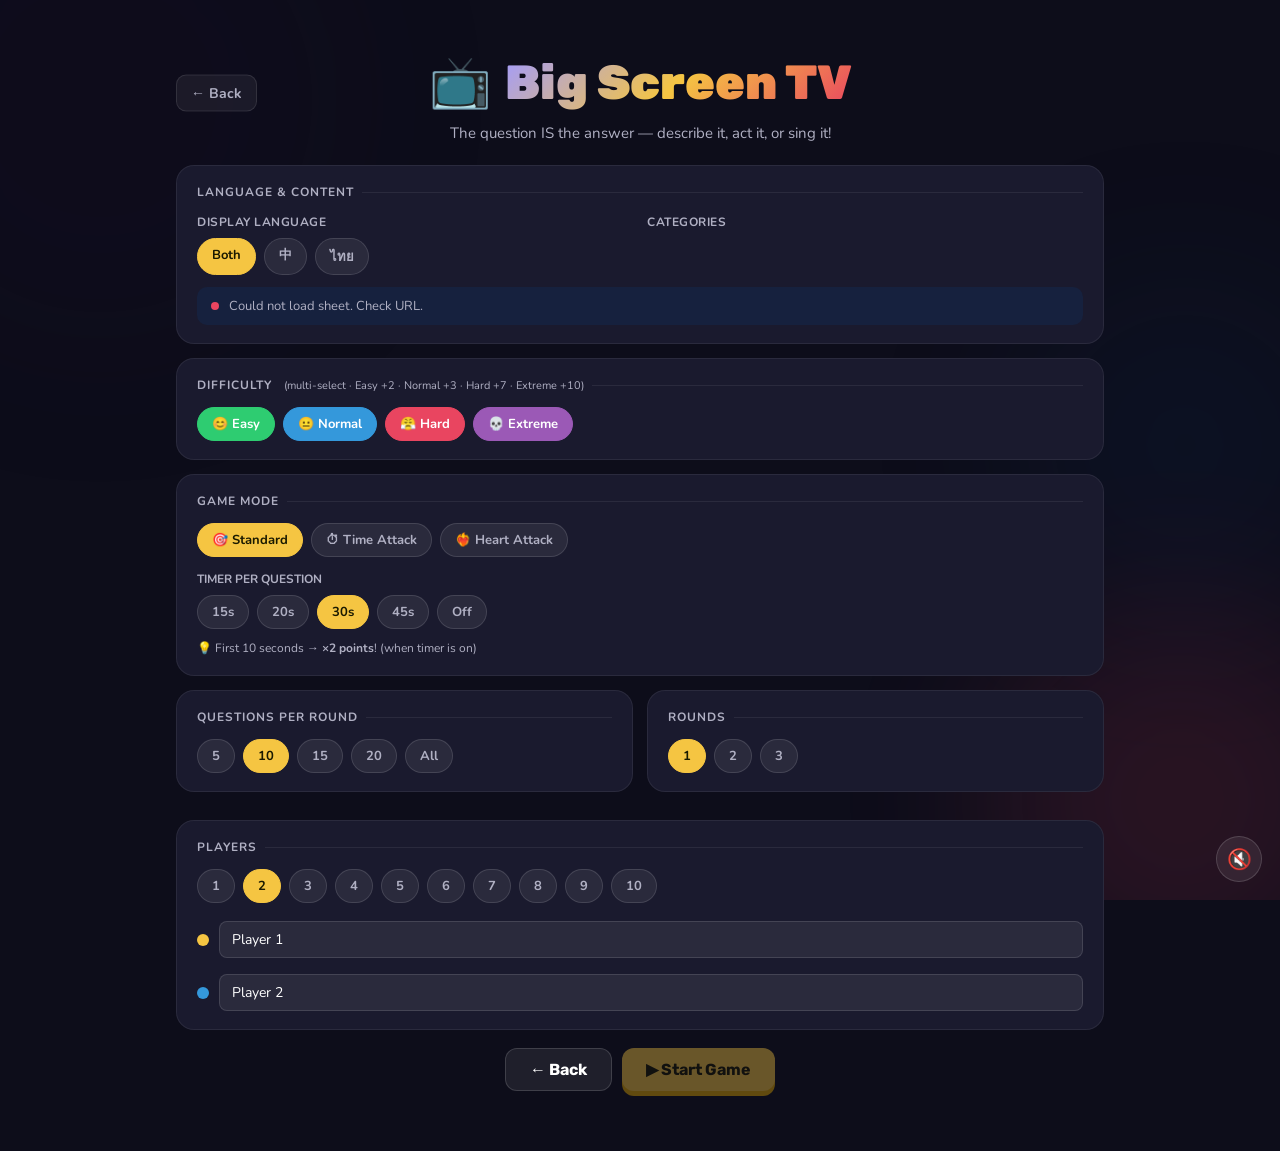
<file: tv-game/index.html>
<!DOCTYPE html>
<html lang="en">
<head>
<meta charset="UTF-8"/>
<meta name="viewport" content="width=device-width,initial-scale=1"/>
<title>📺 Big Screen TV</title>
<link rel="preconnect" href="https://fonts.googleapis.com">
<link href="https://fonts.googleapis.com/css2?family=Nunito:wght@400;700;900&family=Rubik:wght@400;700;900&display=swap" rel="stylesheet">
<style>
*{box-sizing:border-box;margin:0;padding:0;}
:root{
  --bg:#0d0d1a;--panel:#1a1a2e;--panel2:#16213e;
  --primary:#f5c542;--primary2:#e0a800;
  --accent:#e94560;--accent2:#c73652;
  --green:#2ecc71;--blue:#3498db;--purple:#9b59b6;
  --text:#fff;--text2:#b0b0c3;
}
body{font-family:'Nunito',sans-serif;background:var(--bg);color:var(--text);min-height:100vh;overflow-x:hidden;}
.hidden{display:none!important;}
.wrap{max-width:960px;margin:0 auto;padding:20px 16px 60px;}
.bg-glow{position:fixed;inset:0;pointer-events:none;z-index:0;overflow:hidden;}
.bg-glow span{position:absolute;border-radius:50%;filter:blur(80px);opacity:.12;}
.bg-glow span:nth-child(1){width:500px;height:500px;background:#1a0f2e;top:-150px;left:-150px;}
.bg-glow span:nth-child(2){width:400px;height:400px;background:#e94560;bottom:-100px;right:-100px;}
.bg-glow span:nth-child(3){width:350px;height:350px;background:#0f3460;top:30%;right:-80px;}

/* ── Page title — fix emoji colour bleed ── */
.page-title{text-align:center;padding:28px 0 22px;position:relative;z-index:1;}
.back-btn{position:absolute;left:0;top:50%;transform:translateY(-50%);display:inline-flex;align-items:center;gap:6px;color:var(--text2);font-size:14px;font-weight:700;text-decoration:none;padding:8px 14px;border-radius:10px;background:rgba(255,255,255,.06);border:1px solid rgba(255,255,255,.1);transition:all .15s;}
.back-btn:hover{background:rgba(255,255,255,.12);color:var(--text);}
.page-title-inner{display:inline-flex;align-items:center;gap:14px;justify-content:center;}
/* Emoji in separate span — NOT in gradient clip so it shows true colour */
.page-title-icon{
  font-size:clamp(32px,5vw,50px);
  /* Undo any inherited background-clip so emoji renders normally */
  -webkit-text-fill-color:initial;
  background:none;
}
.page-title-text{
  font-family:'Rubik',sans-serif;
  font-size:clamp(28px,5vw,48px);
  font-weight:900;
  background:linear-gradient(135deg,#a29bfe,#f5c542,#e94560);
  -webkit-background-clip:text;
  -webkit-text-fill-color:transparent;
  background-clip:text;
}
.page-title p{color:var(--text2);margin-top:6px;font-size:15px;}

/* ── Sections ── */
.section{background:var(--panel);border-radius:18px;border:1px solid rgba(255,255,255,.07);padding:18px 20px;margin-bottom:14px;position:relative;z-index:1;}
.sec-title{font-size:12px;font-weight:700;text-transform:uppercase;letter-spacing:1px;color:var(--text2);margin-bottom:14px;display:flex;align-items:center;gap:8px;}
.sec-title::after{content:'';flex:1;height:1px;background:rgba(255,255,255,.07);}
.settings-grid{display:grid;grid-template-columns:1fr 1fr;gap:14px;margin-bottom:14px;}
@media(max-width:580px){.settings-grid{grid-template-columns:1fr;}}

/* ── Pills ── */
.pill-row{display:flex;flex-wrap:wrap;gap:8px;}
.pill{padding:7px 14px;border-radius:50px;background:rgba(255,255,255,.07);border:1px solid rgba(255,255,255,.12);cursor:pointer;font-size:13px;font-weight:700;transition:all .15s;color:var(--text2);user-select:none;}
.pill.sel{background:var(--primary);color:#1a1a00;border-color:var(--primary);}
.pill:hover:not(.sel){background:rgba(255,255,255,.12);color:var(--text);}
/* Difficulty pills — match image-guess colours */
.pill.diff-easy.sel{background:#2ecc71;border-color:#2ecc71;color:#fff;}
.pill.diff-normal.sel{background:#3498db;border-color:#3498db;color:#fff;}
.pill.diff-hard.sel{background:#e94560;border-color:#e94560;color:#fff;}
.pill.diff-extreme.sel{background:#9b59b6;border-color:#9b59b6;color:#fff;}
.pill.mode-ha.sel{background:linear-gradient(135deg,#e94560,#9b59b6);border:none;color:#fff;}

/* ── Category cards ── */
.cat-grid-tv{display:grid;grid-template-columns:repeat(auto-fill,minmax(130px,1fr));gap:8px;margin-top:8px;}
.cat-card{padding:10px 12px;background:var(--panel2);border-radius:10px;border:1px solid rgba(255,255,255,.07);cursor:pointer;display:flex;align-items:center;gap:8px;transition:all .15s;user-select:none;}
.cat-card.sel{border-color:var(--primary);background:rgba(245,197,66,.1);}
.cat-card:hover:not(.sel){border-color:rgba(255,255,255,.2);}
.cat-check{width:16px;height:16px;border-radius:4px;border:2px solid rgba(255,255,255,.2);flex-shrink:0;display:flex;align-items:center;justify-content:center;font-size:11px;}
.cat-card.sel .cat-check{background:var(--primary);border-color:var(--primary);color:#1a1a00;}
.cat-label{font-size:13px;font-weight:700;color:var(--text2);}
.cat-card.sel .cat-label{color:var(--text);}

/* ── Pool bar ── */
.pool-bar{display:flex;align-items:center;gap:10px;padding:10px 14px;background:var(--panel2);border-radius:10px;margin-top:12px;font-size:13px;color:var(--text2);}
.pool-dot{width:8px;height:8px;border-radius:50%;background:#555;flex-shrink:0;}
.pool-dot.ok{background:var(--green);}.pool-dot.warn{background:var(--primary);}.pool-dot.err{background:var(--accent);}

/* ── Team/Player inputs ── */
.team-inputs{display:flex;flex-direction:column;gap:8px;margin-top:10px;}
.team-row{display:flex;align-items:center;gap:10px;}
.team-dot{width:12px;height:12px;border-radius:50%;flex-shrink:0;}
.team-inp{flex:1;background:rgba(255,255,255,.07);border:1px solid rgba(255,255,255,.12);border-radius:8px;padding:8px 12px;color:var(--text);font-family:'Nunito',sans-serif;font-size:14px;outline:none;}
.team-inp:focus{border-color:var(--primary);}

/* ── TA per-player diff ── */
.ta-player-diff{background:var(--panel2);border-radius:12px;padding:12px 14px;margin-top:10px;}
.ta-player-diff-row{display:flex;align-items:center;flex-wrap:wrap;gap:8px;padding:7px 0;border-bottom:1px solid rgba(255,255,255,.05);}
.ta-player-diff-row:last-child{border-bottom:none;}
.ta-player-name{font-weight:700;font-size:14px;min-width:80px;}

/* ── Buttons ── */
.btn{display:inline-flex;align-items:center;justify-content:center;gap:7px;padding:11px 24px;font-family:'Rubik',sans-serif;font-size:16px;font-weight:700;border:none;border-radius:12px;cursor:pointer;transition:transform .15s,box-shadow .15s;text-decoration:none;}
.btn:hover{transform:translateY(-2px);}.btn:active{transform:translateY(1px);}
.btn:disabled{opacity:.4;cursor:not-allowed;transform:none!important;}
.btn-primary{background:var(--primary);color:#1a1a00;box-shadow:0 5px 0 var(--primary2);}
.btn-ghost{background:rgba(255,255,255,.08);color:var(--text);border:1px solid rgba(255,255,255,.14);}
.btn-ghost:hover{background:rgba(255,255,255,.14);}
.btn-sm{padding:8px 16px;font-size:14px;}
.cta-row{display:flex;gap:10px;justify-content:center;padding-top:4px;position:relative;z-index:1;}

/* ══════════ GAME ══════════ */
#screen-game{display:none;}
.score-bar{display:flex;gap:8px;justify-content:center;flex-wrap:wrap;margin-bottom:14px;}
.chip{background:var(--panel2);border:1px solid rgba(255,255,255,.08);border-radius:50px;padding:7px 14px;font-weight:700;font-size:14px;display:flex;align-items:center;gap:7px;transition:all .2s;}
.chip.active-player{border-color:var(--primary);background:rgba(245,197,66,.15);transform:scale(1.06);}
.dot{width:9px;height:9px;border-radius:50%;display:inline-block;flex-shrink:0;}
.q-progress{height:4px;background:rgba(255,255,255,.07);border-radius:2px;margin-bottom:10px;overflow:hidden;}
.q-bar{height:100%;background:linear-gradient(90deg,#f5c542,#e94560);border-radius:2px;width:0;transition:width .4s;}
.q-counter-row{display:flex;align-items:center;gap:8px;margin-bottom:14px;flex-wrap:wrap;}
.q-counter{font-size:13px;font-weight:700;color:var(--text2);}
.round-badge{font-size:12px;font-weight:700;padding:3px 10px;border-radius:20px;background:rgba(255,255,255,.08);color:var(--text2);}
.q-diff-badge{font-size:12px;font-weight:700;padding:3px 12px;border-radius:20px;text-transform:uppercase;letter-spacing:.5px;}
.diff-easy{background:rgba(46,204,113,.18);color:#2ecc71;}
.diff-normal{background:rgba(52,152,219,.18);color:#3498db;}
.diff-hard{background:rgba(233,69,96,.18);color:#e94560;}
.diff-extreme{background:rgba(155,89,182,.18);color:#9b59b6;}

/* ── Big answer card — NO BLUR — question IS the answer ── */
.answer-card{
  position:relative;
  background:var(--panel);
  border-radius:24px;
  border:2px solid rgba(255,255,255,.08);
  margin:0 auto 16px;
  max-width:860px;
  min-height:200px;
  display:flex;
  flex-direction:column;
  align-items:center;
  justify-content:center;
  padding:32px 36px;
  overflow:hidden;
}
.answer-card::before{content:'';position:absolute;inset:0;background:radial-gradient(ellipse at 50% 50%,rgba(162,155,254,.06) 0%,transparent 70%);pointer-events:none;}
.cat-tag{position:absolute;top:14px;left:18px;font-size:12px;font-weight:700;text-transform:uppercase;letter-spacing:.5px;color:var(--text2);background:rgba(255,255,255,.06);padding:3px 10px;border-radius:12px;}
.lang-tag{position:absolute;top:14px;right:18px;font-size:12px;font-weight:700;color:var(--text2);}
/* Primary ZH line */
.answer-line-zh{font-family:'Rubik',sans-serif;font-size:clamp(28px,5.5vw,64px);font-weight:900;color:var(--text);text-align:center;line-height:1.15;letter-spacing:-.5px;}
/* Secondary TH line */
.answer-line-th{font-family:'Nunito',sans-serif;font-size:clamp(20px,3.5vw,44px);font-weight:700;color:var(--text2);text-align:center;line-height:1.3;margin-top:8px;}
/* Single language: bigger */
.answer-line-single{font-family:'Rubik',sans-serif;font-size:clamp(36px,7vw,80px);font-weight:900;color:var(--text);text-align:center;line-height:1.1;letter-spacing:-.5px;}
.diff-strip{position:absolute;bottom:0;left:0;right:0;height:4px;border-radius:0 0 22px 22px;}
.diff-strip.easy{background:#2ecc71;}.diff-strip.normal{background:#3498db;}
.diff-strip.hard{background:#e94560;}.diff-strip.extreme{background:#9b59b6;}

/* HA 3-second countdown overlay ON the answer card */
.ha-countdown-overlay{
  position:absolute;inset:0;z-index:10;
  background:rgba(13,13,26,.92);
  border-radius:22px;
  display:flex;flex-direction:column;align-items:center;justify-content:center;gap:8px;
  transition:opacity .3s;
}
.ha-countdown-overlay.fade-out{opacity:0;pointer-events:none;}
.ha-countdown-name{font-family:'Rubik',sans-serif;font-size:28px;font-weight:900;color:#fff;}
.ha-countdown-label{font-size:14px;color:var(--text2);text-transform:uppercase;letter-spacing:1px;}
.ha-countdown-num{font-family:'Rubik',sans-serif;font-size:72px;font-weight:900;color:var(--accent);animation:haNumPop .5s ease-in-out;}
@keyframes haNumPop{0%{transform:scale(.6);opacity:0;}60%{transform:scale(1.2);}100%{transform:scale(1);opacity:1;}}

/* HA target banner above card */
.ha-banner{text-align:center;margin-bottom:10px;padding:10px 16px;background:linear-gradient(135deg,rgba(233,69,96,.2),rgba(155,89,182,.2));border:1px solid rgba(233,69,96,.3);border-radius:14px;}
.ha-banner .ha-label{font-size:12px;color:var(--text2);font-weight:700;text-transform:uppercase;letter-spacing:1px;margin-bottom:4px;}
.ha-banner .ha-name{font-family:'Rubik',sans-serif;font-size:26px;font-weight:900;color:#fff;text-shadow:0 2px 12px rgba(233,69,96,.6);}
.ha-banner .ha-note{font-size:12px;color:var(--text2);margin-top:3px;}

/* Bonus ×2 */
.bonus-banner{position:fixed;top:90px;right:20px;z-index:998;display:flex;flex-direction:column;align-items:center;transform:rotate(6deg);pointer-events:none;}
.bonus-word{font-family:'Rubik',sans-serif;font-weight:900;font-size:16px;color:#f5c542;text-shadow:-2px -2px 0 #a06c00,2px -2px 0 #a06c00,-2px 2px 0 #a06c00,2px 2px 0 #a06c00,0 3px 8px rgba(0,0,0,.6);letter-spacing:1px;line-height:1;}
.bonus-num{font-family:'Rubik',sans-serif;font-weight:900;font-size:48px;color:#fff700;line-height:.9;text-shadow:-3px -3px 0 #c47a00,3px -3px 0 #c47a00,-3px 3px 0 #c47a00,3px 3px 0 #c47a00,0 6px 20px rgba(245,197,66,.8);animation:bonusPulse 1s infinite;}
@keyframes bonusPulse{0%,100%{transform:scale(1);}50%{transform:scale(1.12);}}

/* ── Scoring buttons ── */
.team-btns{display:grid;grid-template-columns:repeat(auto-fit,minmax(150px,1fr));gap:10px;margin:12px 0;}
.tsb{padding:16px 12px;border-radius:16px;border:none;font-family:'Rubik',sans-serif;font-size:16px;font-weight:700;cursor:pointer;transition:transform .15s,box-shadow .15s;box-shadow:0 5px 0 rgba(0,0,0,.3);display:flex;align-items:center;justify-content:space-between;}
.tsb:hover{transform:translateY(-2px);}.tsb:active{transform:translateY(1px);}
.tsb:disabled{opacity:.4;cursor:not-allowed;transform:none;}
.tsb.is-scored{box-shadow:0 0 0 3px #fff,0 5px 0 rgba(0,0,0,.3);}
.tsb-pts{background:rgba(0,0,0,.2);padding:3px 10px;border-radius:8px;font-size:13px;white-space:nowrap;}

.ctrl-row{display:flex;gap:10px;justify-content:center;flex-wrap:wrap;}

/* Timer */
.hub-timer{position:fixed;top:16px;right:20px;font-family:'Rubik',sans-serif;font-size:44px;font-weight:900;background:var(--panel);color:var(--text);padding:8px 20px;border-radius:14px;z-index:999;min-width:110px;text-align:center;border:2px solid rgba(255,255,255,.1);box-shadow:0 4px 20px rgba(0,0,0,.4);}
.hub-timer.warn{color:var(--accent);border-color:var(--accent);animation:timerWarn .5s infinite;}
@keyframes timerWarn{0%{transform:scale(1);box-shadow:0 4px 20px rgba(0,0,0,.4);}50%{transform:scale(1.08);box-shadow:0 4px 40px rgba(233,69,96,.6);}100%{transform:scale(1);}}

/* Time-up flash */
.timeup-overlay{position:fixed;inset:0;z-index:9998;pointer-events:none;display:flex;align-items:center;justify-content:center;}
.timeup-text{font-family:'Rubik',sans-serif;font-size:clamp(60px,15vw,140px);font-weight:900;color:var(--accent);text-shadow:0 0 60px rgba(233,69,96,.8);animation:timeupPop .6s both;}
@keyframes timeupPop{0%{transform:scale(0) rotate(-20deg);opacity:0;}60%{transform:scale(1.2) rotate(3deg);}100%{transform:scale(1) rotate(0);opacity:1;}}

/* TA wait */
.ta-wait{text-align:center;padding:36px 20px;color:var(--text2);font-size:18px;line-height:1.7;}
.ta-wait strong{display:block;font-family:'Rubik',sans-serif;font-size:30px;color:var(--text);margin-bottom:8px;}
.ta-diff-info{display:inline-block;margin-top:8px;font-size:14px;padding:5px 14px;border-radius:20px;background:rgba(255,255,255,.08);}

/* Round transition */
#screen-round{display:none;text-align:center;padding:60px 20px;}
.round-num{font-family:'Rubik',sans-serif;font-size:clamp(80px,20vw,160px);font-weight:900;background:linear-gradient(135deg,#f5c542,#e94560);-webkit-background-clip:text;-webkit-text-fill-color:transparent;background-clip:text;line-height:1;animation:roundPop .6s both;}
.round-label{font-family:'Rubik',sans-serif;font-size:clamp(20px,4vw,32px);font-weight:700;color:var(--text2);margin-bottom:28px;letter-spacing:2px;text-transform:uppercase;animation:roundPop .6s .1s both;}
.round-scores{display:flex;gap:12px;justify-content:center;flex-wrap:wrap;margin-bottom:32px;}
.round-chip{background:var(--panel);border:1px solid rgba(255,255,255,.1);border-radius:14px;padding:12px 20px;display:flex;flex-direction:column;align-items:center;gap:4px;min-width:100px;}
.round-chip .rc-name{font-size:13px;color:var(--text2);font-weight:700;}
.round-chip .rc-score{font-family:'Rubik',sans-serif;font-size:26px;font-weight:900;color:var(--primary);}
@keyframes roundPop{0%{transform:scale(.5);opacity:0;}70%{transform:scale(1.1);}100%{transform:scale(1);opacity:1;}}

/* End screen */
#screen-end{display:none;text-align:center;padding-top:20px;}
#screen-end h2{font-family:'Rubik',sans-serif;font-size:40px;font-weight:900;background:linear-gradient(135deg,#f5c542,#e94560);-webkit-background-clip:text;-webkit-text-fill-color:transparent;background-clip:text;margin-bottom:8px;}
.sub{color:var(--text2);margin-bottom:24px;}
.lb{list-style:none;max-width:500px;margin:0 auto 28px;background:var(--panel);border-radius:18px;padding:18px 20px;border:1px solid rgba(255,255,255,.07);}
.lb li{display:flex;align-items:center;gap:12px;padding:11px 12px;margin:4px 0;background:var(--panel2);border-radius:10px;font-size:16px;font-weight:700;animation:slideIn .4s both;}
.lb li:nth-child(1){background:rgba(245,197,66,.18);border:1px solid rgba(245,197,66,.35);}
.lb li:nth-child(2){background:rgba(180,180,200,.1);}
.lb li:nth-child(3){background:rgba(205,127,50,.12);}
.lb-score{margin-left:auto;color:var(--primary);font-size:20px;}
@keyframes screenShake{0%,100%{transform:none}10%{transform:translate(-6px,4px) rotate(-1deg)}20%{transform:translate(6px,-4px) rotate(1deg)}30%{transform:translate(-5px,3px)}40%{transform:translate(5px,-3px)}70%,90%{transform:none}}
.shake{animation:screenShake .6s both;}
@keyframes pop{0%{transform:scale(.85)}60%{transform:scale(1.08)}100%{transform:scale(1)}}
@keyframes pulse{0%,100%{transform:scale(1)}50%{transform:scale(1.05)}}
@keyframes confetti-fall{to{transform:translateY(110vh) rotate(720deg);opacity:0;}}
@keyframes slideIn{from{opacity:0;transform:translateX(-14px)}to{opacity:1;transform:none}}
</style>
</head>
<body>
<div class="bg-glow"><span></span><span></span><span></span></div>
<button class="btn" id="bgm-btn" style="position:fixed;bottom:18px;right:18px;z-index:900;width:46px;height:46px;border-radius:50%;padding:0;font-size:20px;background:rgba(255,255,255,.08);border:1px solid rgba(255,255,255,.15);">🔇</button>
<div class="wrap">

<!-- ══════════ SETUP ══════════ -->
<div id="screen-setup">
<div class="page-title">
  <!-- Fix 1: icon separate from gradient text -->
  <a href="../index.html" class="back-btn">← Back</a>
  <div class="page-title-inner">
    <span class="page-title-icon">📺</span>
    <span class="page-title-text">Big Screen TV</span>
  </div>
  <p>The question IS the answer — describe it, act it, or sing it!</p>
</div>

<!-- Language & Content -->
<div class="section">
  <div class="sec-title">Language &amp; Content</div>
  <div class="settings-grid" style="margin-bottom:12px;">
    <div>
      <p style="font-size:12px;color:var(--text2);font-weight:700;text-transform:uppercase;letter-spacing:.5px;margin-bottom:8px;">Display Language</p>
      <!-- Fix 2: no emoji in language pills -->
      <div class="pill-row" id="lang-opts">
        <div class="pill sel" data-val="both">Both</div>
        <div class="pill" data-val="zh">中</div>
        <div class="pill" data-val="th">ไทย</div>
      </div>
    </div>
    <div>
      <p style="font-size:12px;color:var(--text2);font-weight:700;text-transform:uppercase;letter-spacing:.5px;margin-bottom:8px;">Categories</p>
      <div class="cat-grid-tv" id="cat-grid"></div>
    </div>
  </div>
  <div class="pool-bar" id="pool-bar">
    <div class="pool-dot warn" id="pool-dot"></div>
    <span id="pool-text">Loading questions…</span>
  </div>
</div>

<!-- Difficulty -->
<div class="section">
  <div class="sec-title">Difficulty <span style="font-size:11px;font-weight:400;text-transform:none;letter-spacing:0;margin-left:4px;">(multi-select · Easy +2 · Normal +3 · Hard +7 · Extreme +10)</span></div>
  <div class="pill-row" id="diff-opts">
    <div class="pill diff-easy sel"    data-val="easy">😊 Easy</div>
    <div class="pill diff-normal sel"  data-val="normal">😐 Normal</div>
    <div class="pill diff-hard sel"    data-val="hard">😤 Hard</div>
    <div class="pill diff-extreme sel" data-val="extreme">💀 Extreme</div>
  </div>
</div>

<!-- Game Mode -->
<div class="section">
  <div class="sec-title">Game Mode</div>
  <div class="pill-row" id="mode-opts">
    <div class="pill sel" data-val="standard">🎯 Standard</div>
    <div class="pill" data-val="timeAttack">⏱ Time Attack</div>
    <div class="pill mode-ha" data-val="heartAttack">❤️‍🔥 Heart Attack</div>
  </div>
  <!-- Standard -->
  <div id="std-sub" style="margin-top:14px;">
    <p style="font-size:12px;color:var(--text2);font-weight:700;margin-bottom:8px;">TIMER PER QUESTION</p>
    <div class="pill-row" id="pq-opts">
      <div class="pill" data-val="15">15s</div>
      <div class="pill" data-val="20">20s</div>
      <div class="pill sel" data-val="30">30s</div>
      <div class="pill" data-val="45">45s</div>
      <div class="pill" data-val="0">Off</div>
    </div>
    <p style="font-size:12px;color:var(--text2);margin-top:10px;line-height:1.5;">💡 First 10 seconds → <strong>×2 points</strong>! (when timer is on)</p>
  </div>
  <!-- Time Attack -->
  <div id="ta-sub" style="display:none;margin-top:14px;">
    <p style="font-size:12px;color:var(--text2);font-weight:700;margin-bottom:8px;">TOTAL TIME PER PLAYER</p>
    <div class="pill-row" id="total-opts">
      <div class="pill sel" data-val="60">1 min</div>
      <div class="pill" data-val="120">2 min</div>
      <div class="pill" data-val="180">3 min</div>
    </div>
    <!-- Fix 5: skip info -->
    <p style="font-size:12px;color:var(--text2);margin-top:10px;line-height:1.5;">⏭ Each player has <strong>3 skips</strong> per round.</p>
    <p style="font-size:12px;color:var(--text2);font-weight:700;margin:12px 0 8px;">DIFFICULTY PER PLAYER (multi-select)</p>
    <!-- Fix 6: diff pills with proper colours -->
    <div class="ta-player-diff" id="ta-player-diff-wrap">
      <p style="font-size:12px;color:var(--text2);">Set players below first.</p>
    </div>
  </div>
  <!-- Heart Attack -->
  <div id="ha-sub" style="display:none;margin-top:14px;">
    <p style="font-size:12px;color:var(--text2);font-weight:700;margin-bottom:8px;">TIME TO ANSWER</p>
    <div class="pill-row" id="ha-time-opts">
      <div class="pill" data-val="10">10s</div>
      <div class="pill sel" data-val="15">15s</div>
      <div class="pill" data-val="20">20s</div>
      <div class="pill" data-val="30">30s</div>
    </div>
    <p style="font-size:12px;color:var(--text2);margin-top:10px;line-height:1.5;">
      ❤️ Each player starts with <strong>10 pts</strong>. Random player called each round.<br>
      Question shown after <strong>3-second countdown</strong>. No answer → <strong>−1 pt</strong>.
    </p>
  </div>
</div>

<!-- Questions & Rounds -->
<div class="settings-grid">
  <div class="section">
    <div class="sec-title">Questions per Round</div>
    <div class="pill-row" id="q-opts">
      <div class="pill" data-val="5">5</div>
      <div class="pill sel" data-val="10">10</div>
      <div class="pill" data-val="15">15</div>
      <div class="pill" data-val="20">20</div>
      <div class="pill" data-val="999">All</div>
    </div>
  </div>
  <div class="section">
    <div class="sec-title">Rounds</div>
    <div class="pill-row" id="round-opts">
      <div class="pill sel" data-val="1">1</div>
      <div class="pill" data-val="2">2</div>
      <div class="pill" data-val="3">3</div>
    </div>
  </div>
</div>

<!-- Players -->
<div class="section">
  <div class="sec-title">Players</div>
  <div class="pill-row" id="player-count-opts">
    <div class="pill" data-val="1">1</div>
    <div class="pill sel" data-val="2">2</div>
    <div class="pill" data-val="3">3</div>
    <div class="pill" data-val="4">4</div>
    <div class="pill" data-val="5">5</div>
    <div class="pill" data-val="6">6</div>
    <div class="pill" data-val="7">7</div>
    <div class="pill" data-val="8">8</div>
    <div class="pill" data-val="9">9</div>
    <div class="pill" data-val="10">10</div>
  </div>
  <div class="team-inputs" id="team-inputs"></div>
</div>

<div class="cta-row">
  <a href="../index.html" class="btn btn-ghost" style="text-decoration:none">← Back</a>
  <button class="btn btn-primary" id="start-btn" disabled>▶ Start Game</button>
</div>
</div><!-- /screen-setup -->

<!-- ══════════ GAME ══════════ -->
<div id="screen-game">
  <div id="hub-timer" class="hub-timer hidden"></div>
  <div class="score-bar" id="score-bar"></div>
  <div class="q-progress"><div class="q-bar" id="q-bar"></div></div>
  <div class="q-counter-row">
    <span class="q-counter" id="q-counter">Q 1 / 10</span>
    <span class="round-badge" id="round-badge">Round 1</span>
    <span class="q-diff-badge" id="q-diff"></span>
    <span style="font-size:12px;color:var(--text2);margin-left:auto;" id="q-unseen"></span>
  </div>
  <!-- HA banner -->
  <div id="ha-banner" class="ha-banner hidden">
    <div class="ha-label">🎯 This question is for:</div>
    <div class="ha-name" id="ha-name">—</div>
    <div class="ha-note">No answer in time → −1 pt</div>
  </div>
  <!-- Bonus ×2 -->
  <div class="bonus-banner hidden" id="bonus-banner">
    <div class="bonus-word">BONUS</div>
    <div class="bonus-num">×2</div>
  </div>
  <!-- Answer card -->
  <div class="answer-card" id="answer-card">
    <div class="cat-tag" id="cat-tag"></div>
    <div class="lang-tag" id="lang-tag"></div>
    <div id="answer-content">
      <div id="ans-zh" class="answer-line-zh"></div>
      <div id="ans-th" class="answer-line-th"></div>
    </div>
    <!-- Fix 7: HA countdown overlay on the card -->
    <div class="ha-countdown-overlay hidden" id="ha-countdown-overlay">
      <div class="ha-countdown-label">Question for</div>
      <div class="ha-countdown-name" id="ha-countdown-name">—</div>
      <div class="ha-countdown-num" id="ha-countdown-num">3</div>
    </div>
    <div class="diff-strip" id="diff-strip"></div>
  </div>
  <!-- Team buttons -->
  <div class="team-btns" id="team-btns"></div>
  <!-- Controls -->
  <div class="ctrl-row">
    <button class="btn btn-ghost btn-sm hidden" id="btn-hint-dummy" style="visibility:hidden">placeholder</button>
    <button class="btn btn-ghost btn-sm" id="btn-skip" style="display:none;">⏭ Skip (<span id="skip-count">3</span>)</button>
    <button class="btn btn-primary" id="btn-next">Next ▶</button>
  </div>
</div>

<!-- ══════════ ROUND TRANSITION ══════════ -->
<div id="screen-round">
  <div class="round-label">ROUND</div>
  <div class="round-num" id="round-trans-num">2</div>
  <div class="round-label" style="margin-top:8px;">GET READY!</div>
  <div class="round-scores" id="round-trans-scores"></div>
  <button class="btn btn-primary" id="round-trans-btn" style="font-size:20px;padding:16px 40px;">▶ Start Round <span id="round-trans-num2">2</span></button>
</div>

<!-- ══════════ END ══════════ -->
<div id="screen-end">
  <h2>🎉 Game Over!</h2>
  <p class="sub">Final Leaderboard</p>
  <ul class="lb" id="final-lb"></ul>
  <div style="display:flex;gap:12px;justify-content:center;">
    <button class="btn btn-primary" id="btn-again">🔄 Play Again</button>
    <a href="../index.html" class="btn btn-ghost" style="text-decoration:none">← Hub</a>
  </div>
</div>
</div><!-- /wrap -->

<div class="timeup-overlay hidden" id="timeup-overlay">
  <div class="timeup-text">TIME'S UP!</div>
</div>

<script>
"use strict";
// ═══════ CONFIG ═══════
const SHEET_URL = "https://opensheet.elk.sh/1nmgda-PSW0qNpEnT65HozbrbK4SPoOlfq3WlEIQSgf4/Sheet3";
const DIFF_SCORE = { easy:2, normal:3, hard:7, extreme:10 };
const TEAM_COLORS = ['#f5c542','#3498db','#e94560','#2ecc71','#9b59b6','#e67e22','#1abc9c','#e74c3c','#8e44ad','#d35400'];
const CAT_META = {
  'animal':{'emoji':'🦁','label':'Animals'},
  'fruit':{'emoji':'🍓','label':'Fruits'},
  'food':{'emoji':'🍜','label':'Food'},
  'bible character':{'emoji':'✝️','label':'Bible People'},
  'bible story':{'emoji':'📖','label':'Bible Stories'},
  'countries & landmarks':{'emoji':'🗼','label':'Countries & Landmarks'},
  'anime':{'emoji':'⛩️','label':'Anime'},
  'harry potter':{'emoji':'⚡','label':'Harry Potter'},
  'movie':{'emoji':'🎬','label':'Movies'},
};

// ═══════ STATE ═══════
const cfg={
  mode:'standard',lang:'both',
  difficulties:new Set(['easy','normal','hard','extreme']),
  categories:new Set(),
  questionsPerRound:10,rounds:1,numPlayers:2,
  perQuestionSec:30,totalSec:60,haSec:15,
  taPlayerDiff:{},
  playerNames:Array.from({length:10},(_,i)=>'Player '+(i+1)),
};
let allQ=[],fullPool=[],usedIds=new Set();
let queue=[],qIdx=0,currentQ=null;
let scores=[],currentRound=1;
let scoredMap=new Map(),questionStartTime=0;
let haCurrentTarget=0,haDeducted=false,haCallCounts=[];
let taTeamIndex=0,taPlaySeq=[],taSkipsLeft=3;
let taTimerInterval=null,taTimeRemaining=0,taActive=false;
let perQTimerInterval=null;
let taPlayerStats=[];

// ═══════ LOAD SHEET ═══════
setPoolStatus('warn','Loading questions…');
fetch(SHEET_URL)
  .then(r=>{if(!r.ok)throw new Error(r.status);return r.json();})
  .then(data=>{
    const t=v=>(v||'').toString().trim();
    allQ=data.map(r=>({
      id:t(r.id),
      category:t(r.category).toLowerCase(),
      difficulty:t(r.difficulty)||'normal',
      answerZH:t(r['answer ZH']||r.answerZH||r.answer_ZH||''),
      answerTH:t(r['answer TH']||r.answerTH||r.answer_TH||''),
    })).filter(q=>q.answerZH||q.answerTH);
    buildCatGrid();rebuildPool();
  })
  .catch(()=>setPoolStatus('err','Could not load sheet. Check URL.'));

function setPoolStatus(t,m){
  document.getElementById('pool-text').textContent=m;
  document.getElementById('pool-dot').className='pool-dot '+{ok:'ok',warn:'warn',err:'err'}[t];
}

// ═══════ CATEGORIES ═══════
function buildCatGrid(){
  const counts={};
  allQ.forEach(q=>{const c=q.category||'other';counts[c]=(counts[c]||0)+1;});
  document.getElementById('cat-grid').innerHTML=Object.entries(counts).map(([cat,n])=>{
    const m=CAT_META[cat]||{emoji:'🎲',label:cat};
    return `<div class="cat-card sel" data-cat="${cat}" onclick="toggleCat('${cat}')">
      <div class="cat-check">✓</div>
      <span class="cat-label">${m.emoji} ${m.label}<br><small style="font-weight:400;font-size:10px;">${n}q</small></span>
    </div>`;
  }).join('');
  cfg.categories=new Set(Object.keys(counts));
}
function toggleCat(cat){
  if(cfg.categories.has(cat)){if(cfg.categories.size>1)cfg.categories.delete(cat);}
  else cfg.categories.add(cat);
  document.querySelectorAll('#cat-grid .cat-card').forEach(c=>{
    const s=cfg.categories.has(c.dataset.cat);
    c.classList.toggle('sel',s);
    c.querySelector('.cat-check').textContent=s?'✓':'';
  });
  rebuildPool();
}
function rebuildPool(){
  fullPool=allQ.filter(q=>cfg.categories.has(q.category)&&cfg.difficulties.has(q.difficulty)&&(q.answerZH||q.answerTH));
  const un=fullPool.filter(q=>!usedIds.has(q.id)).length;
  setPoolStatus(fullPool.length?'ok':'err',fullPool.length?fullPool.length+' questions · '+un+' unseen':'No questions match filters.');
  document.getElementById('start-btn').disabled=!fullPool.length;
}

// ═══════ SETUP UI ═══════
function initPills(id,cb){
  document.getElementById(id).querySelectorAll('.pill').forEach(p=>{
    p.addEventListener('click',function(){
      document.getElementById(id).querySelectorAll('.pill').forEach(x=>x.classList.remove('sel'));
      this.classList.add('sel');cb(this.dataset.val);
    });
  });
}
initPills('lang-opts',v=>{cfg.lang=v;});
initPills('mode-opts',v=>{
  cfg.mode=v;
  document.getElementById('std-sub').style.display=v==='standard'?'block':'none';
  document.getElementById('ta-sub').style.display=v==='timeAttack'?'block':'none';
  document.getElementById('ha-sub').style.display=v==='heartAttack'?'block':'none';
});
initPills('pq-opts',v=>{cfg.perQuestionSec=+v;});
initPills('total-opts',v=>{cfg.totalSec=+v;});
initPills('ha-time-opts',v=>{cfg.haSec=+v;});
initPills('q-opts',v=>{cfg.questionsPerRound=+v;});
initPills('round-opts',v=>{cfg.rounds=+v;});
initPills('player-count-opts',v=>{renderPlayerInputs(+v);});
document.getElementById('diff-opts').querySelectorAll('.pill').forEach(p=>{
  p.addEventListener('click',function(){
    const v=this.dataset.val;
    if(cfg.difficulties.has(v)){if(cfg.difficulties.size===1)return;cfg.difficulties.delete(v);this.classList.remove('sel');}
    else{cfg.difficulties.add(v);this.classList.add('sel');}
    rebuildPool();
  });
});

function renderPlayerInputs(n){
  cfg.numPlayers=n;
  document.getElementById('team-inputs').innerHTML=Array.from({length:n},(_,i)=>`
    <div class="team-row" style="margin-top:8px;">
      <div class="team-dot" style="background:${TEAM_COLORS[i]}"></div>
      <input class="team-inp" type="text" placeholder="Player ${i+1}"
        value="${cfg.playerNames[i]||'Player '+(i+1)}" data-ti="${i}"/>
    </div>`).join('');
  document.getElementById('team-inputs').querySelectorAll('input').forEach(inp=>{
    inp.addEventListener('input',function(){cfg.playerNames[+this.dataset.ti]=this.value||'Player '+(+this.dataset.ti+1);refreshTAPlayerDiff();});
  });
  refreshTAPlayerDiff();
}
renderPlayerInputs(2);

// Fix 6: TA diff pills use correct difficulty colours
function refreshTAPlayerDiff(){
  const wrap=document.getElementById('ta-player-diff-wrap');
  const DIFFS=[
    {v:'easy',l:'😊 Easy',cls:'diff-easy'},
    {v:'normal',l:'😐 Normal',cls:'diff-normal'},
    {v:'hard',l:'😤 Hard',cls:'diff-hard'},
    {v:'extreme',l:'💀 Extreme',cls:'diff-extreme'},
  ];
  wrap.innerHTML=Array.from({length:cfg.numPlayers},(_,i)=>{
    if(!(cfg.taPlayerDiff[i] instanceof Set))cfg.taPlayerDiff[i]=new Set(['easy','normal','hard','extreme']);
    const pills=DIFFS.map(d=>{
      const s=cfg.taPlayerDiff[i].has(d.v)?'sel':'';
      return `<span class="pill ${d.cls} ${s}" style="font-size:12px;padding:4px 10px;" data-pi="${i}" data-dv="${d.v}">${d.l}</span>`;
    }).join('');
    return `<div class="ta-player-diff-row">
      <div class="team-dot" style="background:${TEAM_COLORS[i]};margin-right:2px;flex-shrink:0;"></div>
      <span class="ta-player-name">${cfg.playerNames[i]||'Player '+(i+1)}</span>
      <div style="display:flex;flex-wrap:wrap;gap:5px;margin-left:auto;">${pills}</div>
    </div>`;
  }).join('');
  wrap.querySelectorAll('.pill[data-pi]').forEach(p=>{
    p.addEventListener('click',function(){
      const pi=+this.dataset.pi,dv=this.dataset.dv;
      if(!(cfg.taPlayerDiff[pi] instanceof Set))cfg.taPlayerDiff[pi]=new Set(['easy','normal','hard','extreme']);
      const s=cfg.taPlayerDiff[pi];
      if(s.has(dv)){if(s.size>1){s.delete(dv);this.classList.remove('sel');}}
      else{s.add(dv);this.classList.add('sel');}
    });
  });
}

// ═══════ START ═══════
document.getElementById('start-btn').addEventListener('click',function(){
  document.getElementById('team-inputs').querySelectorAll('input').forEach((inp,i)=>{
    cfg.playerNames[i]=inp.value.trim()||'Player '+(i+1);
  });
  scores=new Array(cfg.numPlayers).fill(cfg.mode==='heartAttack'?10:0);
  haCallCounts=new Array(cfg.numPlayers).fill(0);
  currentRound=1;usedIds=new Set();qIdx=0;
  taTeamIndex=0;taActive=false;
  taPlayerStats=Array.from({length:cfg.numPlayers},()=>({correct:0,diffBreakdown:{easy:0,normal:0,hard:0,extreme:0},baseScore:0}));
  // Random start order for TA
  const startIdx=Math.floor(Math.random()*cfg.numPlayers);
  taPlaySeq=Array.from({length:cfg.numPlayers},(_,i)=>(startIdx+i)%cfg.numPlayers);
  buildQueue();showScreen('game');
  if(cfg.mode==='timeAttack')waitForNextPlayer();
  else loadQ();
});

// ═══════ QUEUE ═══════
function buildQueue(){
  let pool=fullPool;
  if(cfg.mode==='timeAttack'){
    const ti=taPlaySeq[taTeamIndex];
    const ds=cfg.taPlayerDiff[ti];
    if(ds instanceof Set&&ds.size>0){const p=fullPool.filter(q=>ds.has(q.difficulty));if(p.length)pool=p;}
    queue=[...pool];shuffle(queue);qIdx=0;return;
  }
  let un=pool.filter(q=>!usedIds.has(q.id));
  if(!un.length){usedIds.clear();un=[...pool];}
  shuffle(un);
  queue=un.slice(0,cfg.questionsPerRound===999?un.length:Math.min(cfg.questionsPerRound,un.length));
  qIdx=0;
}

// ═══════ LOAD QUESTION ═══════
function loadQ(){
  stopPerQTimer();
  if(cfg.mode==='timeAttack'){
    // Fix 4: guard — do nothing if TA not active
    if(!taActive)return;
    if(qIdx>=queue.length){
      const last=queue[queue.length-1]?.id;
      shuffle(queue);
      if(queue[0]?.id===last&&queue.length>1){const tmp=queue[0];queue[0]=queue[1];queue[1]=tmp;}
      qIdx=0;
    }
  } else {
    if(qIdx>=queue.length){
      if(currentRound<cfg.rounds)showRoundTransition(currentRound+1);
      else endGame();
      return;
    }
  }

  currentQ=queue[qIdx];qIdx++;
  if(cfg.mode!=='timeAttack')usedIds.add(currentQ.id);
  scoredMap=new Map();haDeducted=false;

  const diff=currentQ.difficulty||'normal';
  const basePts=DIFF_SCORE[diff]||2;

  // UI
  const qTotal=cfg.mode==='timeAttack'?'∞':queue.length;
  document.getElementById('q-bar').style.width=cfg.mode==='timeAttack'?'100%':((qIdx-1)/queue.length*100)+'%';
  document.getElementById('q-counter').textContent='Q '+qIdx+' / '+qTotal;
  document.getElementById('round-badge').textContent='Round '+currentRound+(cfg.rounds>1?' / '+cfg.rounds:'');
  const db=document.getElementById('q-diff');
  db.textContent=diff.charAt(0).toUpperCase()+diff.slice(1)+' +'+basePts;
  db.className='q-diff-badge diff-'+diff;
  document.getElementById('q-unseen').textContent=cfg.mode==='timeAttack'?'':fullPool.filter(q=>!usedIds.has(q.id)).length+' unseen';

  // Category & lang tag
  const m=CAT_META[currentQ.category]||{emoji:'🎲',label:currentQ.category};
  document.getElementById('cat-tag').textContent=m.emoji+' '+m.label;
  document.getElementById('lang-tag').textContent=cfg.lang==='zh'?'中':cfg.lang==='th'?'ไทย':'中 ⁄ ไทย';
  document.getElementById('diff-strip').className='diff-strip '+diff;

  // Fill answer text
  const zhEl=document.getElementById('ans-zh');
  const thEl=document.getElementById('ans-th');
  if(cfg.lang==='zh'){
    zhEl.textContent=currentQ.answerZH;zhEl.className='answer-line-single';zhEl.style.display='';
    thEl.textContent='';thEl.style.display='none';
  } else if(cfg.lang==='th'){
    zhEl.textContent='';zhEl.style.display='none';
    thEl.textContent=currentQ.answerTH;thEl.className='answer-line-single';thEl.style.display='';
  } else {
    zhEl.textContent=currentQ.answerZH;zhEl.className='answer-line-zh';zhEl.style.display='';
    thEl.textContent=currentQ.answerTH;thEl.className='answer-line-th';thEl.style.display='';
  }

  // Buttons visibility
  document.getElementById('btn-next').style.display=cfg.mode==='standard'?'':'none';
  const skipBtn=document.getElementById('btn-skip');
  skipBtn.style.display=cfg.mode==='timeAttack'?'':'none';
  skipBtn.disabled=taSkipsLeft<=0;
  document.getElementById('skip-count').textContent=taSkipsLeft;
  document.getElementById('bonus-banner').classList.add('hidden');

  questionStartTime=Date.now();
  renderScoreBar();

  // Fix 7: HA — show 3-second countdown overlay, then show question
  if(cfg.mode==='heartAttack'){
    const minC=Math.min(...haCallCounts);
    const cands=haCallCounts.map((c,i)=>c===minC?i:-1).filter(i=>i>=0);
    haCurrentTarget=cands[Math.floor(Math.random()*cands.length)];
    haCallCounts[haCurrentTarget]++;
    document.getElementById('ha-banner').classList.remove('hidden');
    document.getElementById('ha-name').textContent=cfg.playerNames[haCurrentTarget];
    // Show countdown overlay, hide answer content temporarily
    document.getElementById('answer-content').style.opacity='0';
    document.getElementById('team-btns').innerHTML='';
    showHACountdown(3,()=>{
      document.getElementById('answer-content').style.opacity='1';
      renderTeamBtns();
      questionStartTime=Date.now(); // reset timer start after countdown
      startPerQTimer(cfg.haSec,()=>{
        if(!haDeducted){haDeducted=true;scores[haCurrentTarget]=Math.max(0,(scores[haCurrentTarget]||0)-1);renderScoreBar();}
        flashTimeUp();
        setTimeout(()=>loadQ(),2200);
      });
    });
    return;
  }

  document.getElementById('ha-banner').classList.toggle('hidden',cfg.mode!=='heartAttack');
  renderTeamBtns();

  // Standard timer
  if(cfg.mode==='standard'&&cfg.perQuestionSec>0){
    document.getElementById('bonus-banner').classList.remove('hidden');
    startPerQTimer(cfg.perQuestionSec,()=>{renderTeamBtns();});
  }
}

// Fix 7: Heart Attack 3-second countdown on the card
function showHACountdown(sec,onDone){
  const overlay=document.getElementById('ha-countdown-overlay');
  const numEl=document.getElementById('ha-countdown-num');
  const nameEl=document.getElementById('ha-countdown-name');
  overlay.classList.remove('hidden','fade-out');
  nameEl.textContent=cfg.playerNames[haCurrentTarget];
  numEl.textContent=sec;
  let n=sec;
  const tick=setInterval(()=>{
    n--;
    if(n<=0){
      clearInterval(tick);
      overlay.classList.add('fade-out');
      setTimeout(()=>{overlay.classList.add('hidden');onDone();},300);
    } else {
      numEl.textContent=n;
      numEl.style.animation='none';
      numEl.offsetHeight; // reflow
      numEl.style.animation='haNumPop .5s ease-in-out';
      playTick();
    }
  },1000);
  playTick();
}

// ═══════ TEAM BUTTONS — toggle cancel ═══════
function renderTeamBtns(){
  const elapsed=(Date.now()-questionStartTime)/1000;
  const bonusActive=cfg.mode==='standard'&&cfg.perQuestionSec>0&&elapsed<10;
  if(!bonusActive)document.getElementById('bonus-banner').classList.add('hidden');
  const diff=currentQ?.difficulty||'normal';
  const basePts=DIFF_SCORE[diff]||2;
  const displayPts=bonusActive?basePts*2:basePts;
  let show=[];
  if(cfg.mode==='timeAttack')show=[taPlaySeq[taTeamIndex]];
  else if(cfg.mode==='heartAttack')show=[haCurrentTarget];
  else show=Array.from({length:cfg.numPlayers},(_,i)=>i);
  document.getElementById('team-btns').innerHTML=show.map(i=>{
    const isScored=scoredMap.has(i);
    const sp=isScored?scoredMap.get(i):displayPts;
    return `<button class="tsb ${isScored?'is-scored':''}" style="background:${TEAM_COLORS[i]};color:${i===0?'#1a1a00':'#fff'};" data-team="${i}">
      <span>${cfg.playerNames[i]}</span>
      <span class="tsb-pts">${isScored?'✓ +'+sp:'+'+displayPts}</span>
    </button>`;
  }).join('');
  document.getElementById('team-btns').querySelectorAll('.tsb').forEach(btn=>{
    btn.addEventListener('click',function(){
      const ti=+this.dataset.team;
      if(scoredMap.has(ti)){
        scores[ti]=Math.max(0,(scores[ti]||0)-scoredMap.get(ti));
        scoredMap.delete(ti);
      } else {
        const e2=(Date.now()-questionStartTime)/1000;
        const bonus=cfg.mode==='standard'&&cfg.perQuestionSec>0&&e2<10;
        const d=currentQ?.difficulty||'normal';
        const pts=(bonus?2:1)*(DIFF_SCORE[d]||2);
        scores[ti]=(scores[ti]||0)+pts;
        scoredMap.set(ti,pts);
        if(cfg.mode==='heartAttack')haDeducted=true;
        if(cfg.mode==='timeAttack'&&taPlayerStats[ti]){
          taPlayerStats[ti].correct++;
          taPlayerStats[ti].diffBreakdown[d]=(taPlayerStats[ti].diffBreakdown[d]||0)+1;
          taPlayerStats[ti].baseScore+=DIFF_SCORE[d]||2;
        }
        playCorrect();if(bonus)playBonus();
        // TA/HA auto-advance after scoring
        if(cfg.mode==='timeAttack'||cfg.mode==='heartAttack'){
          setTimeout(()=>{if(cfg.mode==='heartAttack'||(cfg.mode==='timeAttack'&&taActive))loadQ();},1500);
        }
      }
      renderScoreBar(ti);renderTeamBtns();
    });
  });
}

function renderScoreBar(hi){
  document.getElementById('score-bar').innerHTML=Array.from({length:cfg.numPlayers},(_,i)=>{
    const isTA=cfg.mode==='timeAttack'&&taPlaySeq[taTeamIndex]===i;
    const isHA=cfg.mode==='heartAttack'&&haCurrentTarget===i;
    return `<div class="chip ${isTA||isHA?'active-player':''}">
      <span class="dot" style="background:${TEAM_COLORS[i]}"></span>
      <span>${cfg.playerNames[i]}</span>
      <span style="color:var(--primary);font-weight:900;margin-left:4px;">${scores[i]||0}</span>
    </div>`;
  }).join('');
}

// ═══════ STANDARD NEXT ═══════
document.getElementById('btn-next').addEventListener('click',()=>{if(cfg.mode==='standard')loadQ();});

// ═══════ SKIP (TA only, 3 per player per round) ═══════
document.getElementById('btn-skip').addEventListener('click',function(){
  if(cfg.mode!=='timeAttack'||!taActive||taSkipsLeft<=0)return;
  taSkipsLeft--;
  document.getElementById('skip-count').textContent=taSkipsLeft;
  this.disabled=(taSkipsLeft<=0);
  loadQ();
});

// ═══════ ROUND TRANSITION ═══════
function showRoundTransition(next){
  stopPerQTimer();showScreen('round');
  document.getElementById('round-trans-num').textContent=next;
  document.getElementById('round-trans-num2').textContent=next;
  document.getElementById('round-trans-scores').innerHTML=Array.from({length:cfg.numPlayers},(_,i)=>`
    <div class="round-chip">
      <div class="rc-name" style="color:${TEAM_COLORS[i]}">${cfg.playerNames[i]}</div>
      <div class="rc-score">${scores[i]||0}</div>
    </div>`).join('');
  document.getElementById('round-trans-btn').onclick=function(){currentRound=next;buildQueue();showScreen('game');loadQ();};
}

// ═══════ TIME ATTACK ═══════
// Fix 4: TA completely separated timer; questions only load when taActive=true
function waitForNextPlayer(){
  taActive=false;
  clearInterval(taTimerInterval);taTimerInterval=null;
  document.getElementById('hub-timer').classList.add('hidden');
  document.getElementById('hub-timer').classList.remove('warn');
  stopPerQTimer();
  document.querySelectorAll('#ta-start-row').forEach(e=>e.remove());

  const ti=taPlaySeq[taTeamIndex];
  const ds=cfg.taPlayerDiff[ti];
  const diffLabel=ds instanceof Set&&ds.size>0?[...ds].map(d=>d.charAt(0).toUpperCase()+d.slice(1)).join(', '):'Normal';

  // Show wait state in answer card
  document.getElementById('cat-tag').textContent='';
  document.getElementById('lang-tag').textContent='';
  document.getElementById('diff-strip').className='diff-strip';
  document.getElementById('answer-content').style.opacity='1';
  document.getElementById('ha-countdown-overlay').classList.add('hidden');
  document.getElementById('answer-card').querySelector('#answer-content').innerHTML=`
    <div class="ta-wait">
      <strong style="color:${TEAM_COLORS[ti]}">${cfg.playerNames[ti]}</strong>
      Answer as many as you can before time runs out!<br>
      <span class="ta-diff-info">Difficulty: ${diffLabel} · ${cfg.totalSec}s · 3 skips</span>
    </div>`;

  document.getElementById('team-btns').innerHTML='';
  document.getElementById('ha-banner').classList.add('hidden');
  document.getElementById('bonus-banner').classList.add('hidden');
  document.getElementById('btn-next').style.display='none';
  document.getElementById('btn-skip').style.display='none';
  renderScoreBar();

  const row=document.createElement('div');
  row.id='ta-start-row';
  row.style.cssText='display:flex;justify-content:center;margin-top:14px;';
  const sb=document.createElement('button');
  sb.className='btn btn-primary';sb.style.fontSize='20px';
  sb.textContent='▶ Start '+cfg.playerNames[ti];
  sb.addEventListener('click',function(){
    row.remove();
    taSkipsLeft=3;
    // Rebuild answer-content div since we replaced innerHTML
    document.getElementById('answer-card').querySelector('#answer-content').innerHTML=
      `<div id="ans-zh" class="answer-line-zh"></div><div id="ans-th" class="answer-line-th"></div>`;
    buildQueue();taTimeRemaining=cfg.totalSec;
    startTACountdown();
    loadQ();
  });
  row.appendChild(sb);
  document.getElementById('screen-game').appendChild(row);
}

function startTACountdown(){
  taActive=true;clearInterval(taTimerInterval);
  const el=document.getElementById('hub-timer');
  el.classList.remove('hidden','warn');
  renderTATime(el);
  taTimerInterval=setInterval(()=>{
    taTimeRemaining--;
    renderTATime(el);
    if(taTimeRemaining<=10){el.classList.add('warn');playTick();}
    if(taTimeRemaining<=0){
      clearInterval(taTimerInterval);taTimerInterval=null;
      el.classList.add('hidden');el.classList.remove('warn');
      stopPerQTimer();
      const ti=taPlaySeq[taTeamIndex];
      if(taPlayerStats[ti]){const c=taPlayerStats[ti].correct;scores[ti]=taPlayerStats[ti].baseScore+c;}
      flashTimeUp();
      setTimeout(()=>advanceTAPlayer(),1800);
    }
  },1000);
}
function renderTATime(el){
  const m=Math.floor(taTimeRemaining/60);
  el.textContent=m>0?m+':'+String(taTimeRemaining%60).padStart(2,'0'):String(Math.max(0,taTimeRemaining));
}
function advanceTAPlayer(){
  taActive=false;clearInterval(taTimerInterval);taTimerInterval=null;
  stopPerQTimer();
  document.querySelectorAll('#ta-start-row').forEach(e=>e.remove());
  taTeamIndex++;
  if(taTeamIndex>=cfg.numPlayers){
    if(currentRound<cfg.rounds){currentRound++;taTeamIndex=0;waitForNextPlayer();}
    else endGame();
  } else waitForNextPlayer();
}

// ═══════ TIMERS ═══════
function startPerQTimer(sec,onEnd){
  stopPerQTimer();let r=sec;
  const el=document.getElementById('hub-timer');
  el.classList.remove('hidden','warn');el.textContent=String(r);
  perQTimerInterval=setInterval(()=>{
    r--;el.textContent=String(Math.max(0,r));
    if(r<=10){el.classList.add('warn');playTick();}
    if(cfg.mode==='standard'&&cfg.perQuestionSec>0){
      if((Date.now()-questionStartTime)/1000>=10)document.getElementById('bonus-banner').classList.add('hidden');
    }
    if(r<=0){stopPerQTimer();onEnd();}
  },1000);
}
function stopPerQTimer(){
  clearInterval(perQTimerInterval);perQTimerInterval=null;
  if(cfg.mode!=='timeAttack'){document.getElementById('hub-timer').classList.add('hidden');document.getElementById('hub-timer').classList.remove('warn');}
}

// ═══════ END ═══════
function endGame(){
  taActive=false;clearInterval(taTimerInterval);taTimerInterval=null;stopPerQTimer();
  document.querySelectorAll('#ta-start-row').forEach(e=>e.remove());
  showScreen('end');playFanfare();launchConfetti();
  const DIFF_LABELS={easy:'Easy',normal:'Normal',hard:'Hard',extreme:'Extreme'};
  const sorted=Array.from({length:cfg.numPlayers},(_,i)=>({n:cfg.playerNames[i],s:scores[i]||0,i})).sort((a,b)=>b.s-a.s);
  const medals=['🥇','🥈','🥉'];
  document.getElementById('final-lb').innerHTML=sorted.map((t,rank)=>{
    const st=taPlayerStats[t.i];
    let detail='';
    if(cfg.mode==='timeAttack'&&st){
      const bk=Object.entries(st.diffBreakdown).filter(([,c])=>c>0).map(([d,c])=>`${c}×${DIFF_LABELS[d]}(+${DIFF_SCORE[d]*c})`).join(' + ');
      detail=`<div style="font-size:12px;color:var(--text2);margin-top:3px;">${bk||'—'} + ${st.correct} correct = <strong style="color:var(--primary)">${t.s}pts</strong></div>`;
    }
    return `<li style="animation-delay:${rank*.08}s;flex-direction:column;align-items:flex-start;">
      <div style="display:flex;align-items:center;gap:12px;width:100%;">
        <span style="font-size:22px">${medals[rank]||'🎮'}</span>
        <span class="dot" style="background:${TEAM_COLORS[t.i]}"></span>
        <span>${t.n}</span><span class="lb-score">${t.s}</span>
      </div>${detail}</li>`;
  }).join('');
}
document.getElementById('btn-again').addEventListener('click',()=>{usedIds=new Set();showScreen('setup');});

// ═══════ FLASH TIME UP ═══════
function flashTimeUp(){
  const ov=document.getElementById('timeup-overlay');ov.classList.remove('hidden');
  document.querySelector('.wrap').classList.add('shake');playTimeUp();
  setTimeout(()=>{ov.classList.add('hidden');document.querySelector('.wrap').classList.remove('shake');},1600);
}

// ═══════ SOUND ═══════
function beep(f,d,v,t='sine',del=0){try{const a=new(window.AudioContext||window.webkitAudioContext)();const o=a.createOscillator(),g=a.createGain();o.type=t;o.frequency.value=f;o.connect(g);g.connect(a.destination);const T=a.currentTime+del;g.gain.setValueAtTime(v,T);g.gain.exponentialRampToValueAtTime(.001,T+d);o.start(T);o.stop(T+d+.05);}catch(e){}}
function playCorrect(){beep(523,.1,.18);beep(784,.2,.18,'sine',.12);}
function playBonus(){beep(880,.08,.22);beep(1047,.08,.22,'sine',.1);beep(1319,.2,.22,'sine',.2);}
function playTick(){beep(1000,.05,.08);}
function playFanfare(){[[523,0],[659,.12],[784,.24],[1047,.36],[1319,.52]].forEach(([f,d])=>beep(f,.3,.16,'sine',d));}
function playTimeUp(){beep(800,.1,.28,'sawtooth');beep(600,.15,.28,'sawtooth',.12);beep(400,.2,.28,'sawtooth',.28);beep(120,.6,.35,'sine',.45);}
let bgmCtx=null,bgmNodes=[],bgmPlaying=false,bgmTimer=null;
document.getElementById('bgm-btn').addEventListener('click',function(){if(bgmPlaying){stopBGM();this.textContent='🔇';}else{startBGM();this.textContent='🔊';}});
const MELODY=[[523,.2,.05],[659,.2,.05],[784,.4,.1],[880,.2,.05],[784,.2,.05],[659,.4,.1],[523,.2,.05],[659,.2,.05],[784,.2,.05],[880,.4,.2],[784,.2,.05],[659,.2,.05],[523,.4,.1],[659,.2,.05],[784,.2,.05],[880,.2,.05],[1047,.4,.2],[880,.2,.05],[784,.2,.05],[659,.4,.1],[523,.2,.05],[523,.2,.05],[659,.4,.1],[784,.8,.3]];
function startBGM(){if(!bgmCtx)bgmCtx=new(window.AudioContext||window.webkitAudioContext)();bgmPlaying=true;scheduleBGM();}
function stopBGM(){bgmPlaying=false;clearTimeout(bgmTimer);bgmNodes.forEach(n=>{try{n.stop();}catch(e){}});bgmNodes=[];}
function scheduleBGM(){if(!bgmPlaying||!bgmCtx)return;const m=bgmCtx.createGain();m.gain.value=.06;m.connect(bgmCtx.destination);let t=bgmCtx.currentTime+.05;MELODY.forEach(([f,d,g])=>{const o=bgmCtx.createOscillator(),gn=bgmCtx.createGain();o.type='sine';o.frequency.value=f;o.connect(gn);gn.connect(m);gn.gain.setValueAtTime(0,t);gn.gain.linearRampToValueAtTime(1,t+.02);gn.gain.setValueAtTime(1,t+d-.03);gn.gain.linearRampToValueAtTime(0,t+d);o.start(t);o.stop(t+d);bgmNodes.push(o);t+=d+g;});const tot=(MELODY.reduce((s,[,d,g])=>s+d+g,0)+.5)*1000;bgmTimer=setTimeout(scheduleBGM,tot);}

// ═══════ CONFETTI ═══════
function launchConfetti(){const c=['#f5c542','#e94560','#3498db','#2ecc71','#9b59b6','#e67e22'];for(let i=0;i<80;i++){const el=document.createElement('div');el.style.cssText=`position:fixed;top:-10px;left:${Math.random()*100}vw;width:${7+Math.random()*7}px;height:${7+Math.random()*7}px;background:${c[~~(Math.random()*c.length)]};border-radius:${Math.random()>.5?'50%':'2px'};animation:confetti-fall ${1.5+Math.random()*2}s ${Math.random()*.5}s forwards;z-index:9999;pointer-events:none;`;document.body.appendChild(el);setTimeout(()=>el.remove(),4000);}}

// ═══════ UTILS ═══════
function shuffle(a){for(let i=a.length-1;i>0;i--){const j=~~(Math.random()*(i+1));[a[i],a[j]]=[a[j],a[i]];}}
function showScreen(n){['screen-setup','screen-game','screen-end','screen-round'].forEach(id=>{const el=document.getElementById(id);if(el)el.style.display=id==='screen-'+n?'block':'none';});}
</script>
</body>
</html>
</file>
